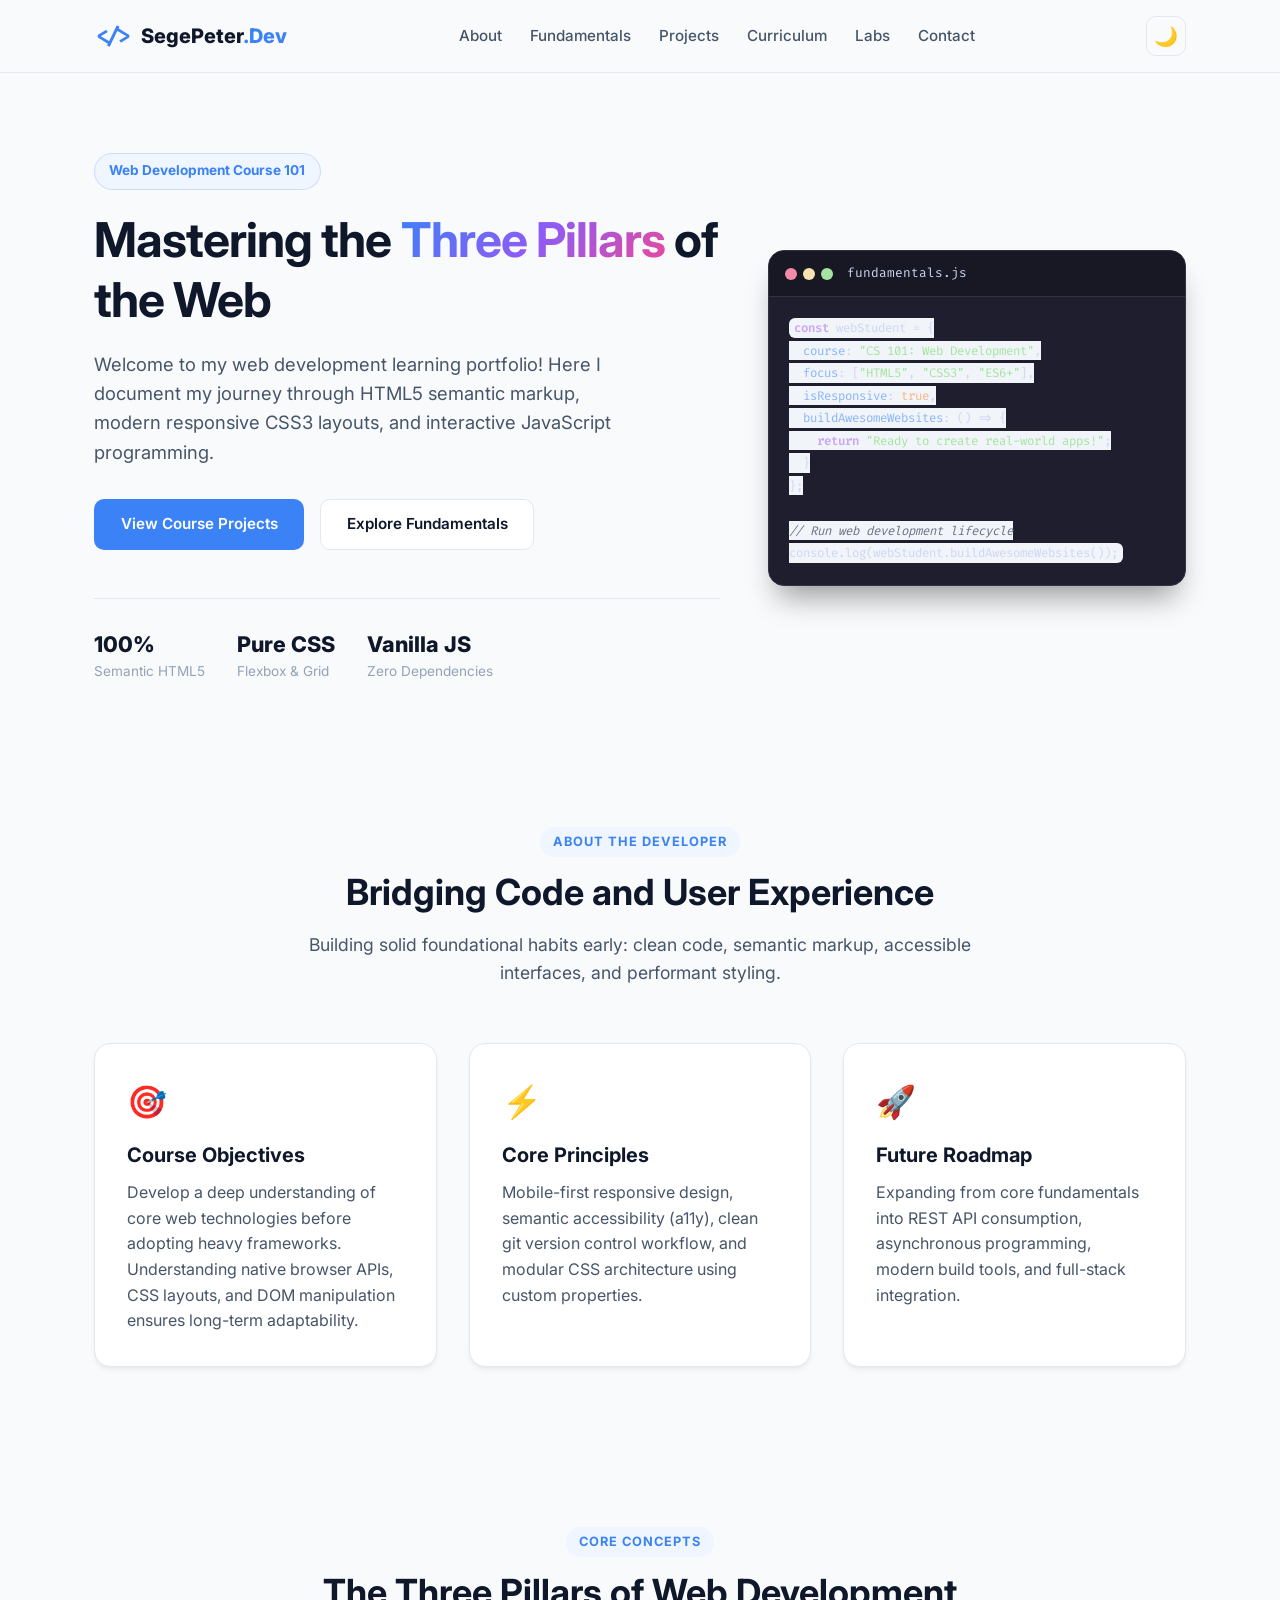
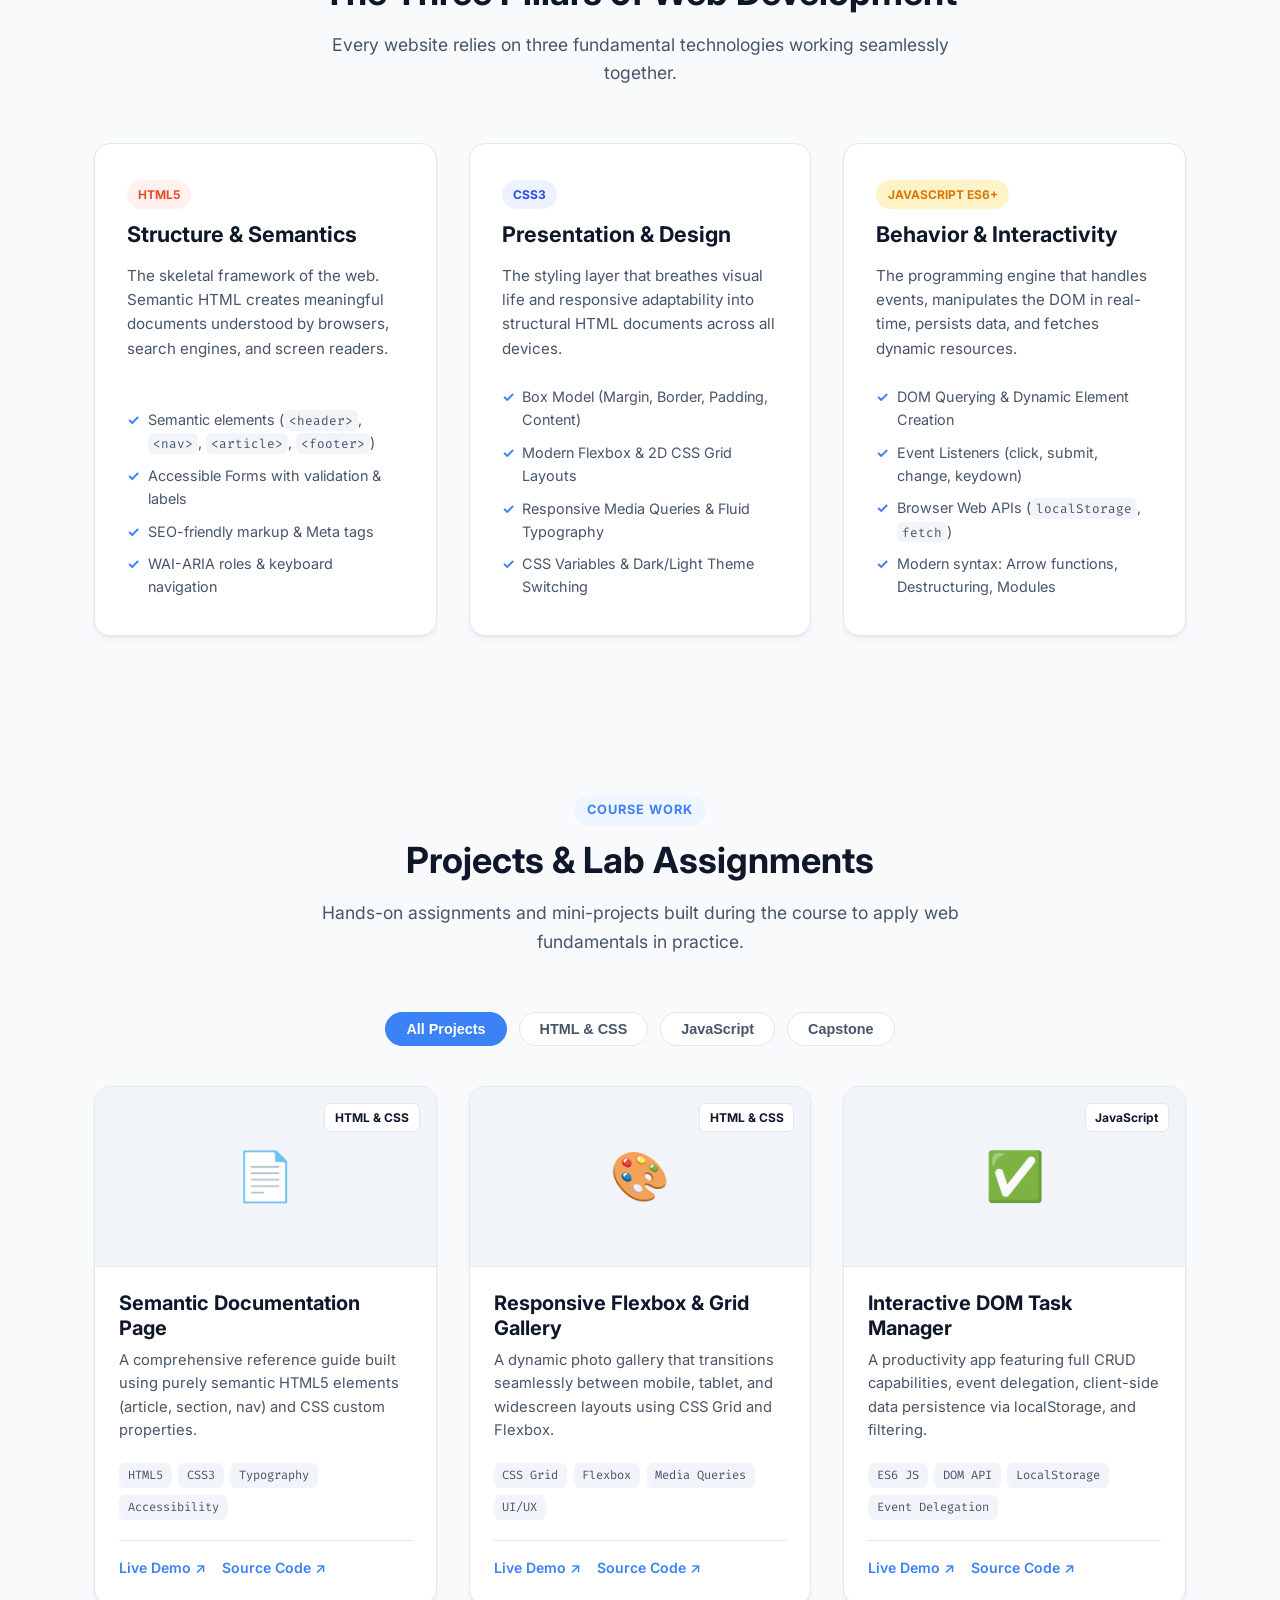
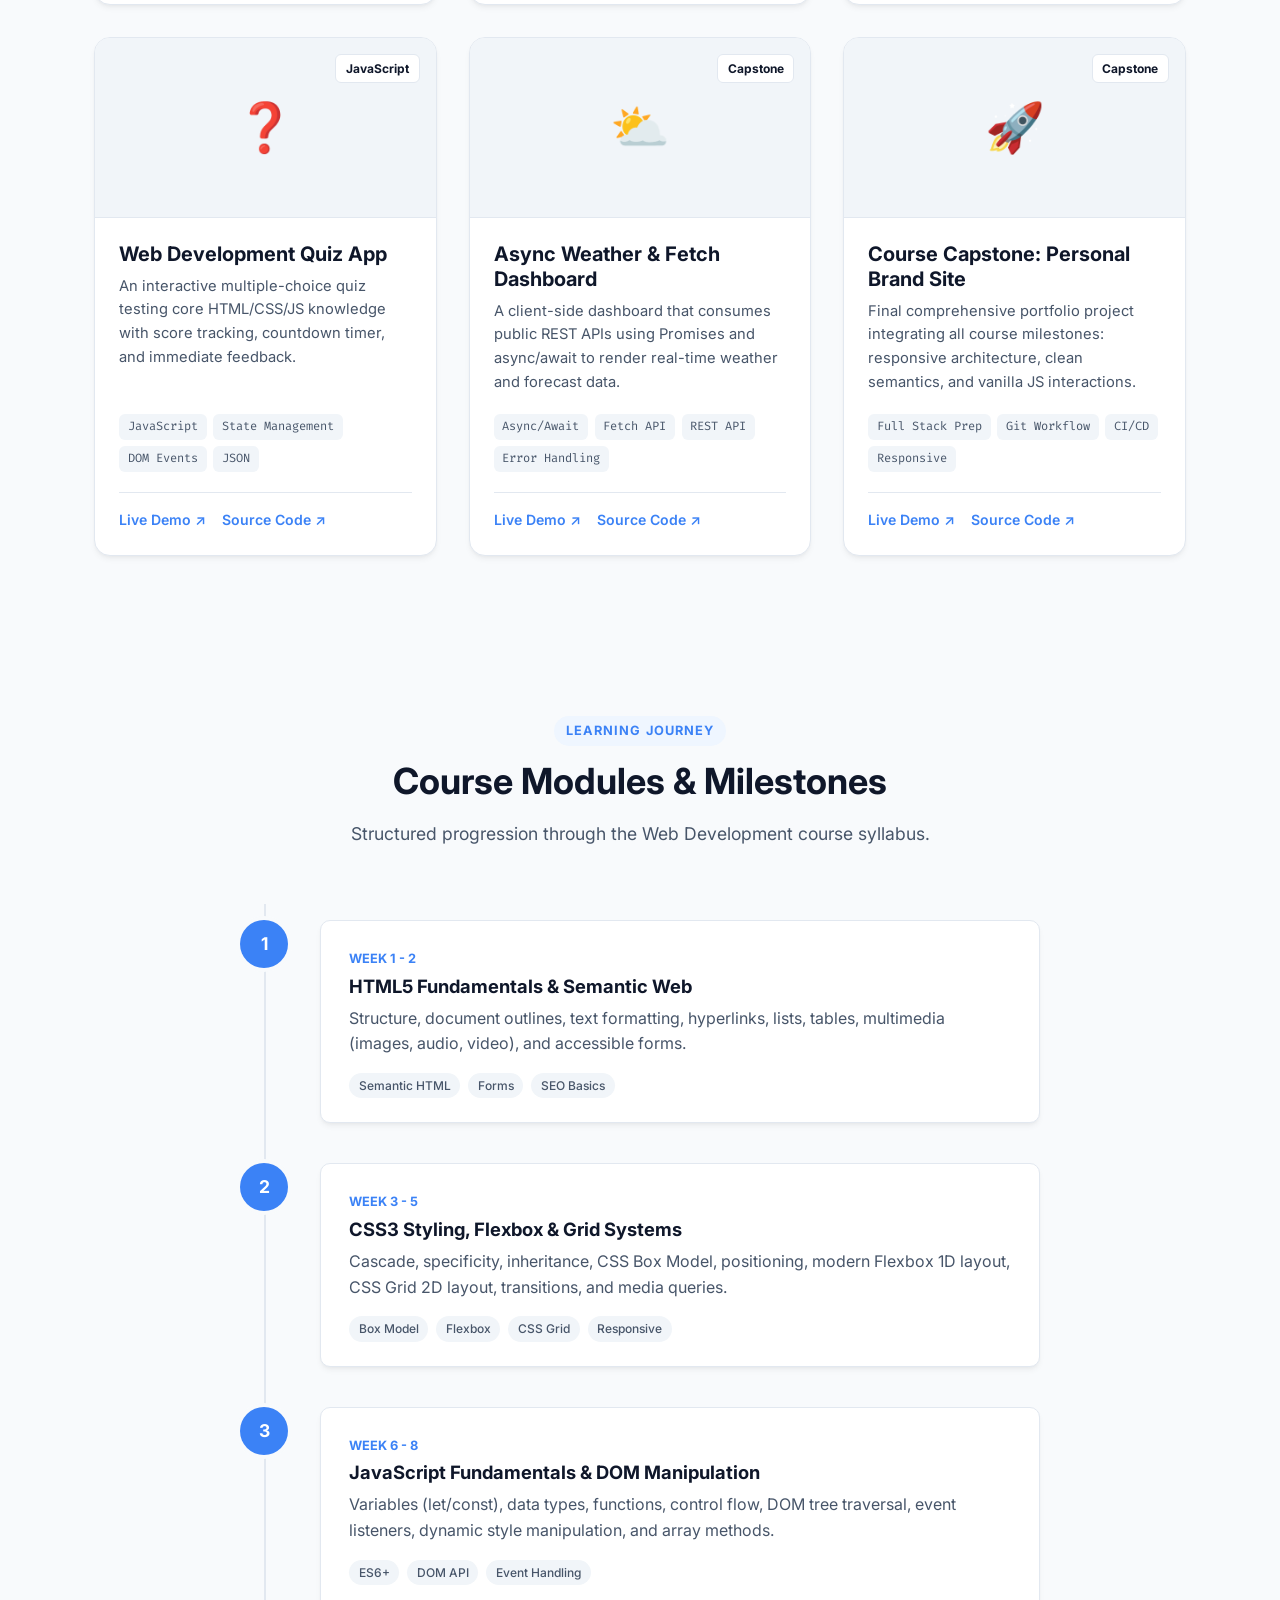
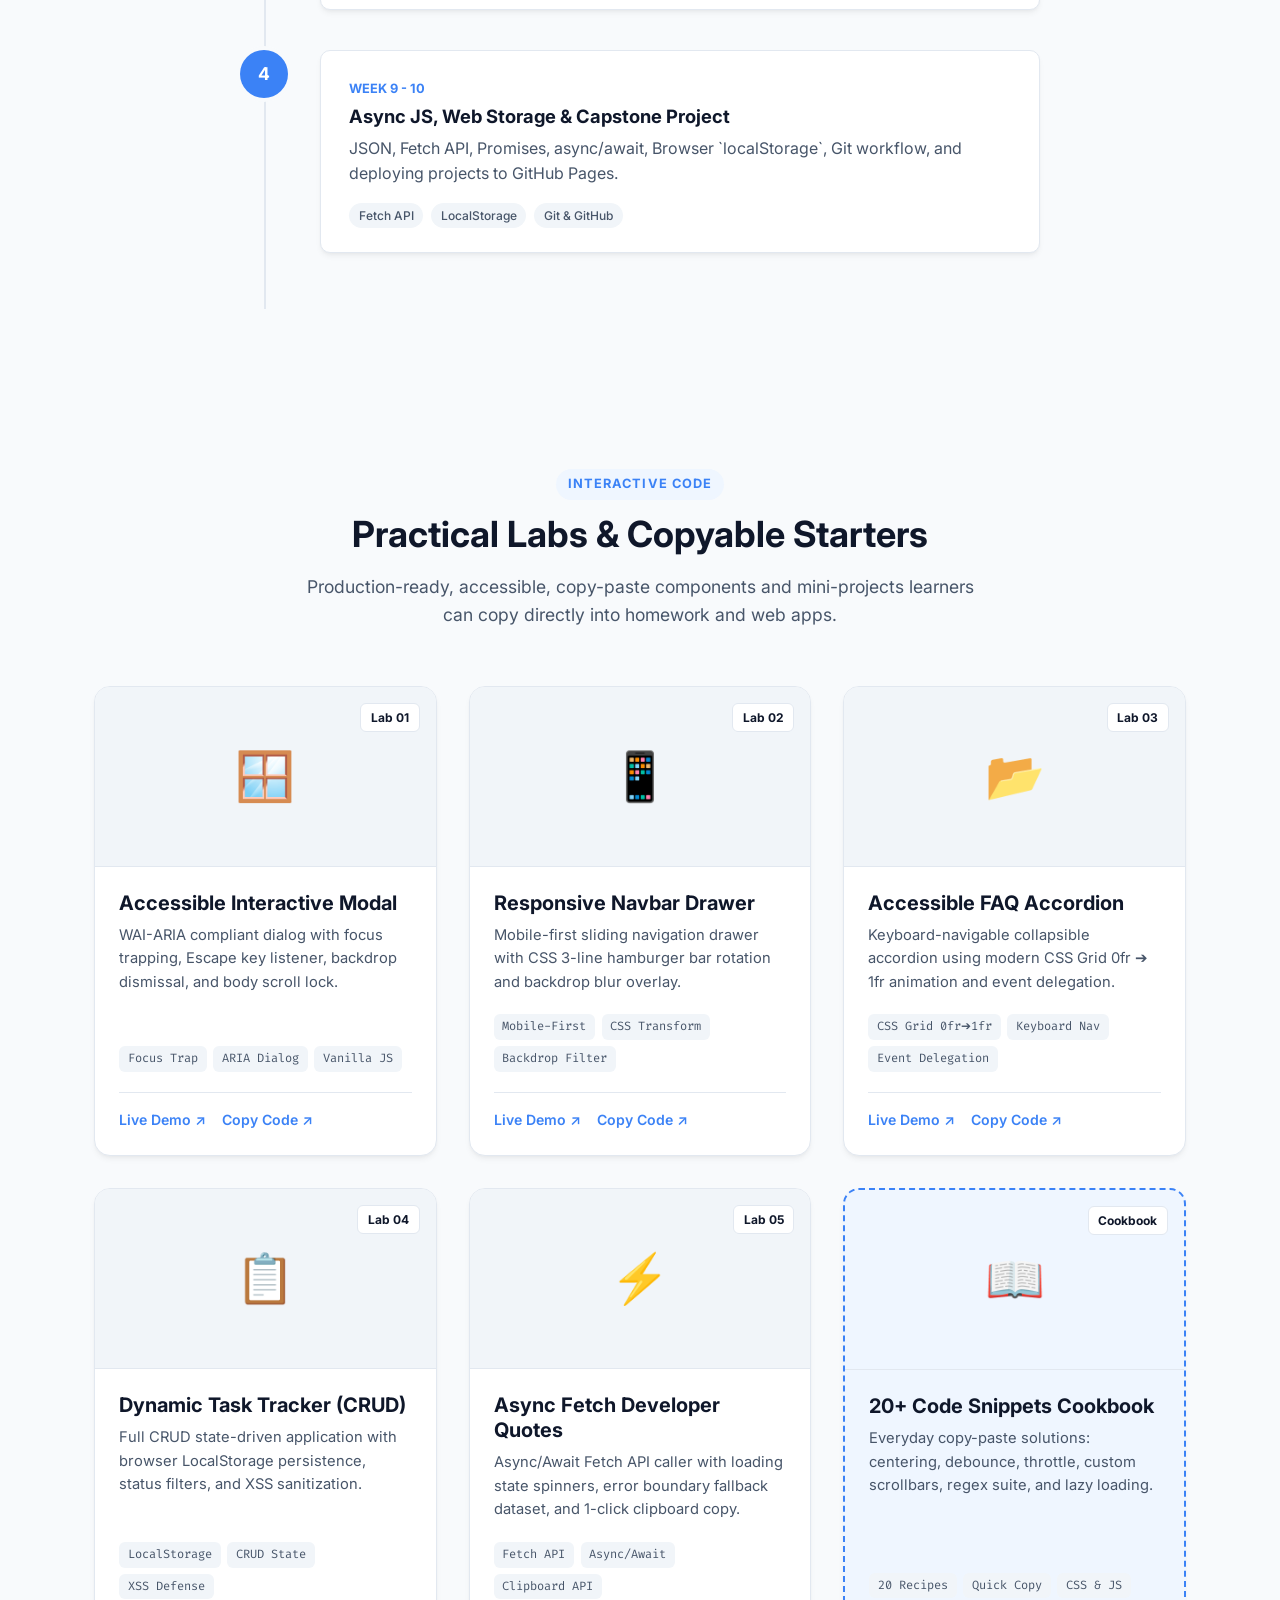
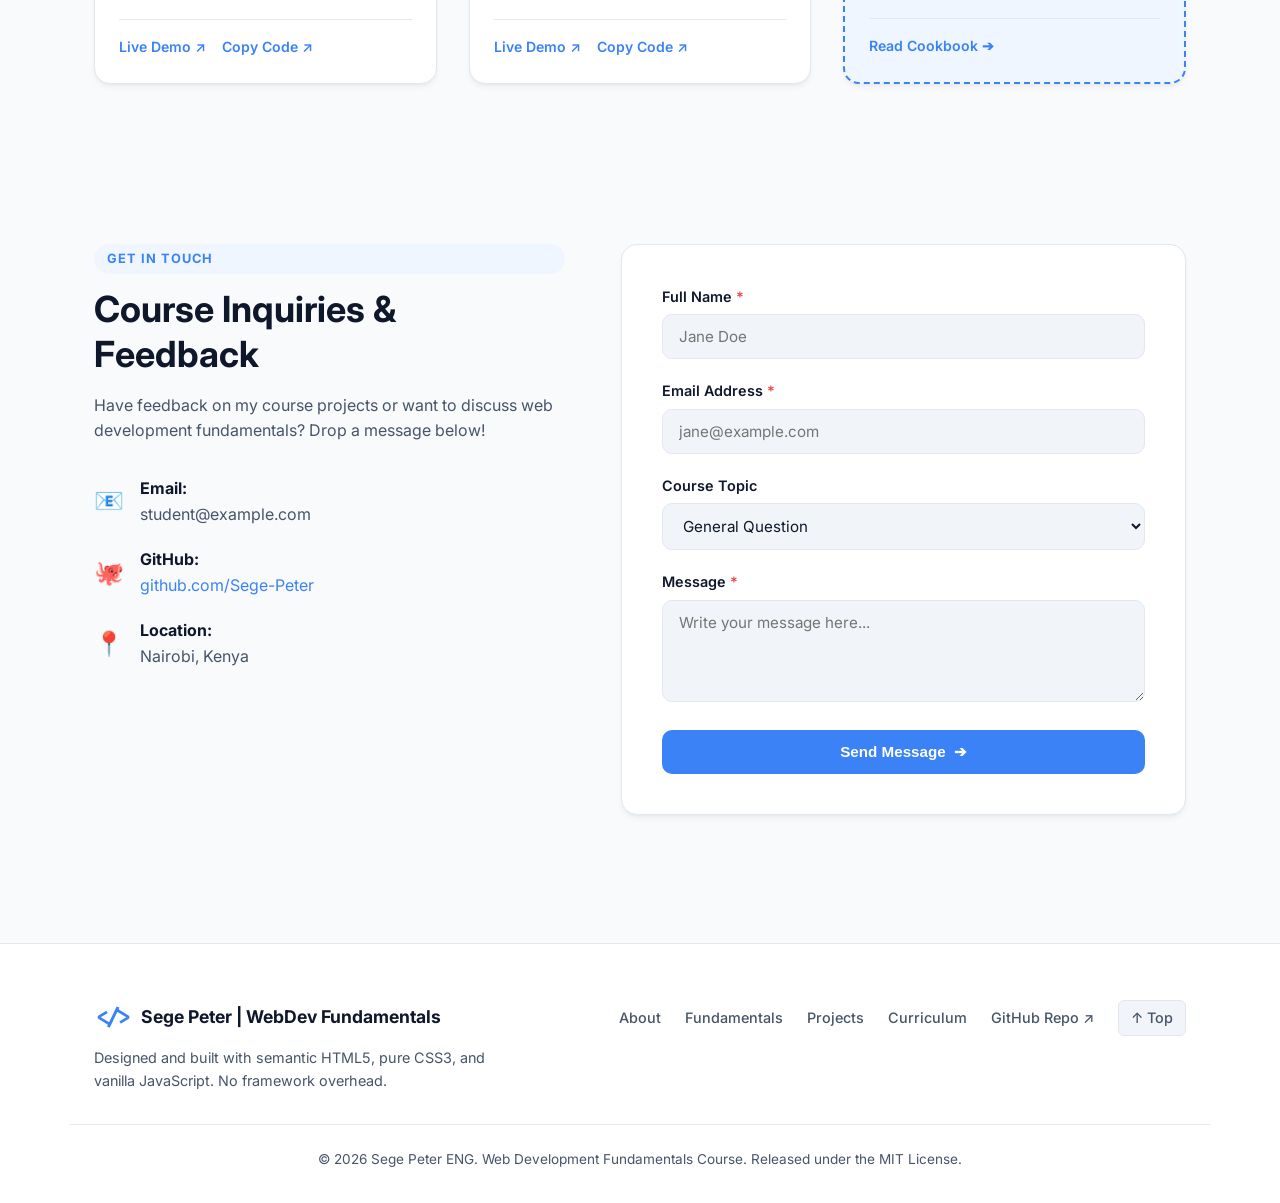
<file: index.html>
<!DOCTYPE html>
<html lang="en" data-theme="light">
<head>
  <meta charset="UTF-8" />
  <meta name="viewport" content="width=device-width, initial-scale=1.0" />
  <meta name="description" content="Personal Portfolio & Web Development Fundamentals Showcase for Web Development Course by Sege Peter." />
  <meta name="author" content="Sege Peter ENG" />
  <title>Sege Peter | Web Development Fundamentals Portfolio</title>

  <!-- Favicon -->
  <link rel="icon" type="image/svg+xml" href="assets/favicon.svg" />

  <!-- Google Fonts for Modern Typography -->
  <link rel="preconnect" href="https://fonts.googleapis.com" />
  <link rel="preconnect" href="https://fonts.gstatic.com" crossorigin />
  <link href="https://fonts.googleapis.com/css2?family=Fira+Code:wght@400;500;600&family=Inter:wght@300;400;500;600;700;800&display=swap" rel="stylesheet" />

  <!-- Stylesheet -->
  <link rel="stylesheet" href="css/style.css" />
</head>
<body>
  <!-- ==================== HEADER & NAVIGATION ==================== -->
  <header class="site-header" id="top">
    <div class="container nav-container">
      <a href="#top" class="logo" aria-label="DevPortfolio Home">
        <span class="logo-symbol">&lt;/&gt;</span>
        <span class="logo-text">SegePeter<span class="accent">.Dev</span></span>
      </a>

      <!-- Desktop & Mobile Navigation Menu -->
      <nav class="nav-menu" id="nav-menu" aria-label="Primary Navigation">
        <ul class="nav-list">
          <li><a href="#about" class="nav-link">About</a></li>
          <li><a href="#fundamentals" class="nav-link">Fundamentals</a></li>
          <li><a href="#projects" class="nav-link">Projects</a></li>
          <li><a href="#curriculum" class="nav-link">Curriculum</a></li>
          <li><a href="#labs" class="nav-link">Labs</a></li>
          <li><a href="#contact" class="nav-link">Contact</a></li>
        </ul>
      </nav>

      <!-- Theme Switcher & Mobile Menu Button -->
      <div class="header-actions">
        <button id="theme-toggle" class="icon-btn" aria-label="Toggle dark/light theme" title="Toggle theme">
          <span class="theme-icon" id="theme-icon">🌙</span>
        </button>
        <button id="nav-toggle" class="hamburger-btn" aria-label="Toggle navigation menu" aria-expanded="false" aria-controls="nav-menu">
          <span class="bar"></span>
          <span class="bar"></span>
          <span class="bar"></span>
        </button>
      </div>
    </div>
  </header>

  <main>
    <!-- ==================== HERO SECTION ==================== -->
    <section class="hero-section" id="hero">
      <div class="container hero-grid">
        <div class="hero-content">
          <div class="badge hero-badge">Web Development Course 101</div>
          <h1 class="hero-title">
            Mastering the <span class="gradient-text">Three Pillars</span> of the Web
          </h1>
          <p class="hero-subtitle">
            Welcome to my web development learning portfolio! Here I document my journey through HTML5 semantic markup, modern responsive CSS3 layouts, and interactive JavaScript programming.
          </p>
          <div class="hero-cta-group">
            <a href="#projects" class="btn btn-primary">View Course Projects</a>
            <a href="#fundamentals" class="btn btn-secondary">Explore Fundamentals</a>
          </div>
          <div class="hero-stats">
            <div class="stat-card">
              <span class="stat-number">100%</span>
              <span class="stat-label">Semantic HTML5</span>
            </div>
            <div class="stat-card">
              <span class="stat-number">Pure CSS</span>
              <span class="stat-label">Flexbox & Grid</span>
            </div>
            <div class="stat-card">
              <span class="stat-number">Vanilla JS</span>
              <span class="stat-label">Zero Dependencies</span>
            </div>
          </div>
        </div>

        <div class="hero-visual">
          <div class="code-window">
            <div class="window-header">
              <span class="dot dot-red"></span>
              <span class="dot dot-yellow"></span>
              <span class="dot dot-green"></span>
              <span class="window-title">fundamentals.js</span>
            </div>
            <pre class="code-block"><code><span class="token-keyword">const</span> webStudent = {
  <span class="token-prop">course</span>: <span class="token-string">"CS 101: Web Development"</span>,
  <span class="token-prop">focus</span>: [<span class="token-string">"HTML5"</span>, <span class="token-string">"CSS3"</span>, <span class="token-string">"ES6+"</span>],
  <span class="token-prop">isResponsive</span>: <span class="token-boolean">true</span>,
  <span class="token-prop">buildAwesomeWebsites</span>: () => {
    <span class="token-keyword">return</span> <span class="token-string">"Ready to create real-world apps!"</span>;
  }
};

<span class="token-comment">// Run web development lifecycle</span>
console.log(webStudent.buildAwesomeWebsites());</code></pre>
          </div>
        </div>
      </div>
    </section>

    <!-- ==================== ABOUT SECTION ==================== -->
    <section class="section about-section" id="about">
      <div class="container">
        <div class="section-header">
          <span class="section-tag">About The Developer</span>
          <h2 class="section-title">Bridging Code and User Experience</h2>
          <p class="section-description">
            Building solid foundational habits early: clean code, semantic markup, accessible interfaces, and performant styling.
          </p>
        </div>

        <div class="about-grid">
          <div class="about-card">
            <div class="card-icon">🎯</div>
            <h3>Course Objectives</h3>
            <p>
              Develop a deep understanding of core web technologies before adopting heavy frameworks. Understanding native browser APIs, CSS layouts, and DOM manipulation ensures long-term adaptability.
            </p>
          </div>
          <div class="about-card">
            <div class="card-icon">⚡</div>
            <h3>Core Principles</h3>
            <p>
              Mobile-first responsive design, semantic accessibility (a11y), clean git version control workflow, and modular CSS architecture using custom properties.
            </p>
          </div>
          <div class="about-card">
            <div class="card-icon">🚀</div>
            <h3>Future Roadmap</h3>
            <p>
              Expanding from core fundamentals into REST API consumption, asynchronous programming, modern build tools, and full-stack integration.
            </p>
          </div>
        </div>
      </div>
    </section>

    <!-- ==================== FUNDAMENTALS SHOWCASE ==================== -->
    <section class="section fundamentals-section" id="fundamentals">
      <div class="container">
        <div class="section-header">
          <span class="section-tag">Core Concepts</span>
          <h2 class="section-title">The Three Pillars of Web Development</h2>
          <p class="section-description">
            Every website relies on three fundamental technologies working seamlessly together.
          </p>
        </div>

        <div class="fundamentals-grid">
          <!-- Pillar 1: HTML5 -->
          <article class="pillar-card html-card">
            <div class="pillar-header">
              <span class="pillar-badge badge-html">HTML5</span>
              <h3 class="pillar-title">Structure & Semantics</h3>
            </div>
            <p class="pillar-desc">
              The skeletal framework of the web. Semantic HTML creates meaningful documents understood by browsers, search engines, and screen readers.
            </p>
            <ul class="pillar-points">
              <li>Semantic elements (<code>&lt;header&gt;</code>, <code>&lt;nav&gt;</code>, <code>&lt;article&gt;</code>, <code>&lt;footer&gt;</code>)</li>
              <li>Accessible Forms with validation & labels</li>
              <li>SEO-friendly markup & Meta tags</li>
              <li>WAI-ARIA roles & keyboard navigation</li>
            </ul>
          </article>

          <!-- Pillar 2: CSS3 -->
          <article class="pillar-card css-card">
            <div class="pillar-header">
              <span class="pillar-badge badge-css">CSS3</span>
              <h3 class="pillar-title">Presentation & Design</h3>
            </div>
            <p class="pillar-desc">
              The styling layer that breathes visual life and responsive adaptability into structural HTML documents across all devices.
            </p>
            <ul class="pillar-points">
              <li>Box Model (Margin, Border, Padding, Content)</li>
              <li>Modern Flexbox & 2D CSS Grid Layouts</li>
              <li>Responsive Media Queries & Fluid Typography</li>
              <li>CSS Variables & Dark/Light Theme Switching</li>
            </ul>
          </article>

          <!-- Pillar 3: JavaScript -->
          <article class="pillar-card js-card">
            <div class="pillar-header">
              <span class="pillar-badge badge-js">JavaScript ES6+</span>
              <h3 class="pillar-title">Behavior & Interactivity</h3>
            </div>
            <p class="pillar-desc">
              The programming engine that handles events, manipulates the DOM in real-time, persists data, and fetches dynamic resources.
            </p>
            <ul class="pillar-points">
              <li>DOM Querying & Dynamic Element Creation</li>
              <li>Event Listeners (click, submit, change, keydown)</li>
              <li>Browser Web APIs (<code>localStorage</code>, <code>fetch</code>)</li>
              <li>Modern syntax: Arrow functions, Destructuring, Modules</li>
            </ul>
          </article>
        </div>
      </div>
    </section>

    <!-- ==================== PROJECTS SHOWCASE ==================== -->
    <section class="section projects-section" id="projects">
      <div class="container">
        <div class="section-header">
          <span class="section-tag">Course Work</span>
          <h2 class="section-title">Projects & Lab Assignments</h2>
          <p class="section-description">
            Hands-on assignments and mini-projects built during the course to apply web fundamentals in practice.
          </p>
        </div>

        <!-- Filter Buttons -->
        <div class="project-filters" role="tablist" aria-label="Filter course projects">
          <button class="filter-btn active" data-filter="all" role="tab" aria-selected="true">All Projects</button>
          <button class="filter-btn" data-filter="html-css" role="tab" aria-selected="false">HTML & CSS</button>
          <button class="filter-btn" data-filter="javascript" role="tab" aria-selected="false">JavaScript</button>
          <button class="filter-btn" data-filter="capstone" role="tab" aria-selected="false">Capstone</button>
        </div>

        <!-- Dynamic Projects Container -->
        <div class="projects-grid" id="projects-grid">
          <!-- Populated dynamically via JS with fallback cards in case JS is disabled -->
          <noscript>
            <article class="project-card">
              <div class="project-content">
                <span class="project-category">HTML & CSS</span>
                <h3 class="project-title">Responsive Landing Page</h3>
                <p class="project-desc">A mobile-first landing page utilizing Flexbox, CSS Grid, and semantic tags.</p>
              </div>
            </article>
          </noscript>
        </div>
      </div>
    </section>

    <!-- ==================== COURSE CURRICULUM & TIMELINE ==================== -->
    <section class="section curriculum-section" id="curriculum">
      <div class="container">
        <div class="section-header">
          <span class="section-tag">Learning Journey</span>
          <h2 class="section-title">Course Modules & Milestones</h2>
          <p class="section-description">
            Structured progression through the Web Development course syllabus.
          </p>
        </div>

        <div class="timeline">
          <!-- Module 1 -->
          <div class="timeline-item">
            <div class="timeline-marker">1</div>
            <div class="timeline-content">
              <span class="timeline-time">Week 1 - 2</span>
              <h3 class="timeline-title">HTML5 Fundamentals & Semantic Web</h3>
              <p>Structure, document outlines, text formatting, hyperlinks, lists, tables, multimedia (images, audio, video), and accessible forms.</p>
              <div class="timeline-tags">
                <span class="tag">Semantic HTML</span>
                <span class="tag">Forms</span>
                <span class="tag">SEO Basics</span>
              </div>
            </div>
          </div>

          <!-- Module 2 -->
          <div class="timeline-item">
            <div class="timeline-marker">2</div>
            <div class="timeline-content">
              <span class="timeline-time">Week 3 - 5</span>
              <h3 class="timeline-title">CSS3 Styling, Flexbox & Grid Systems</h3>
              <p>Cascade, specificity, inheritance, CSS Box Model, positioning, modern Flexbox 1D layout, CSS Grid 2D layout, transitions, and media queries.</p>
              <div class="timeline-tags">
                <span class="tag">Box Model</span>
                <span class="tag">Flexbox</span>
                <span class="tag">CSS Grid</span>
                <span class="tag">Responsive</span>
              </div>
            </div>
          </div>

          <!-- Module 3 -->
          <div class="timeline-item">
            <div class="timeline-marker">3</div>
            <div class="timeline-content">
              <span class="timeline-time">Week 6 - 8</span>
              <h3 class="timeline-title">JavaScript Fundamentals & DOM Manipulation</h3>
              <p>Variables (let/const), data types, functions, control flow, DOM tree traversal, event listeners, dynamic style manipulation, and array methods.</p>
              <div class="timeline-tags">
                <span class="tag">ES6+</span>
                <span class="tag">DOM API</span>
                <span class="tag">Event Handling</span>
              </div>
            </div>
          </div>

          <!-- Module 4 -->
          <div class="timeline-item">
            <div class="timeline-marker">4</div>
            <div class="timeline-content">
              <span class="timeline-time">Week 9 - 10</span>
              <h3 class="timeline-title">Async JS, Web Storage & Capstone Project</h3>
              <p>JSON, Fetch API, Promises, async/await, Browser `localStorage`, Git workflow, and deploying projects to GitHub Pages.</p>
              <div class="timeline-tags">
                <span class="tag">Fetch API</span>
                <span class="tag">LocalStorage</span>
                <span class="tag">Git & GitHub</span>
              </div>
            </div>
          </div>
        </div>
      </div>
    </section>

    <!-- ==================== PRACTICAL LABS & STARTER EXAMPLES ==================== -->
    <section class="section labs-section" id="labs">
      <div class="container">
        <div class="section-header">
          <span class="section-tag">Interactive Code</span>
          <h2 class="section-title">Practical Labs & Copyable Starters</h2>
          <p class="section-description">
            Production-ready, accessible, copy-paste components and mini-projects learners can copy directly into homework and web apps.
          </p>
        </div>

        <div class="projects-grid">
          <!-- Lab 1 -->
          <article class="project-card">
            <div class="project-thumbnail">
              <span class="project-icon" aria-hidden="true">🪟</span>
              <span class="project-category-tag">Lab 01</span>
            </div>
            <div class="project-content">
              <h3 class="project-title">Accessible Interactive Modal</h3>
              <p class="project-desc">WAI-ARIA compliant dialog with focus trapping, Escape key listener, backdrop dismissal, and body scroll lock.</p>
              <div class="project-tech">
                <span class="tech-pill">Focus Trap</span>
                <span class="tech-pill">ARIA Dialog</span>
                <span class="tech-pill">Vanilla JS</span>
              </div>
              <div class="project-links">
                <a href="practical-examples/01-accessible-interactive-modal/index.html" class="project-link" target="_blank" rel="noopener noreferrer">Live Demo ↗</a>
                <a href="https://github.com/Sege-Peter/web-dev-fundamentals-portfolio/tree/main/practical-examples/01-accessible-interactive-modal" class="project-link" target="_blank" rel="noopener noreferrer">Copy Code ↗</a>
              </div>
            </div>
          </article>

          <!-- Lab 2 -->
          <article class="project-card">
            <div class="project-thumbnail">
              <span class="project-icon" aria-hidden="true">📱</span>
              <span class="project-category-tag">Lab 02</span>
            </div>
            <div class="project-content">
              <h3 class="project-title">Responsive Navbar Drawer</h3>
              <p class="project-desc">Mobile-first sliding navigation drawer with CSS 3-line hamburger bar rotation and backdrop blur overlay.</p>
              <div class="project-tech">
                <span class="tech-pill">Mobile-First</span>
                <span class="tech-pill">CSS Transform</span>
                <span class="tech-pill">Backdrop Filter</span>
              </div>
              <div class="project-links">
                <a href="practical-examples/02-responsive-navbar-drawer/index.html" class="project-link" target="_blank" rel="noopener noreferrer">Live Demo ↗</a>
                <a href="https://github.com/Sege-Peter/web-dev-fundamentals-portfolio/tree/main/practical-examples/02-responsive-navbar-drawer" class="project-link" target="_blank" rel="noopener noreferrer">Copy Code ↗</a>
              </div>
            </div>
          </article>

          <!-- Lab 3 -->
          <article class="project-card">
            <div class="project-thumbnail">
              <span class="project-icon" aria-hidden="true">📂</span>
              <span class="project-category-tag">Lab 03</span>
            </div>
            <div class="project-content">
              <h3 class="project-title">Accessible FAQ Accordion</h3>
              <p class="project-desc">Keyboard-navigable collapsible accordion using modern CSS Grid 0fr ➔ 1fr animation and event delegation.</p>
              <div class="project-tech">
                <span class="tech-pill">CSS Grid 0fr➔1fr</span>
                <span class="tech-pill">Keyboard Nav</span>
                <span class="tech-pill">Event Delegation</span>
              </div>
              <div class="project-links">
                <a href="practical-examples/03-faq-accordion-component/index.html" class="project-link" target="_blank" rel="noopener noreferrer">Live Demo ↗</a>
                <a href="https://github.com/Sege-Peter/web-dev-fundamentals-portfolio/tree/main/practical-examples/03-faq-accordion-component" class="project-link" target="_blank" rel="noopener noreferrer">Copy Code ↗</a>
              </div>
            </div>
          </article>

          <!-- Lab 4 -->
          <article class="project-card">
            <div class="project-thumbnail">
              <span class="project-icon" aria-hidden="true">📋</span>
              <span class="project-category-tag">Lab 04</span>
            </div>
            <div class="project-content">
              <h3 class="project-title">Dynamic Task Tracker (CRUD)</h3>
              <p class="project-desc">Full CRUD state-driven application with browser LocalStorage persistence, status filters, and XSS sanitization.</p>
              <div class="project-tech">
                <span class="tech-pill">LocalStorage</span>
                <span class="tech-pill">CRUD State</span>
                <span class="tech-pill">XSS Defense</span>
              </div>
              <div class="project-links">
                <a href="practical-examples/04-dynamic-todo-localstorage/index.html" class="project-link" target="_blank" rel="noopener noreferrer">Live Demo ↗</a>
                <a href="https://github.com/Sege-Peter/web-dev-fundamentals-portfolio/tree/main/practical-examples/04-dynamic-todo-localstorage" class="project-link" target="_blank" rel="noopener noreferrer">Copy Code ↗</a>
              </div>
            </div>
          </article>

          <!-- Lab 5 -->
          <article class="project-card">
            <div class="project-thumbnail">
              <span class="project-icon" aria-hidden="true">⚡</span>
              <span class="project-category-tag">Lab 05</span>
            </div>
            <div class="project-content">
              <h3 class="project-title">Async Fetch Developer Quotes</h3>
              <p class="project-desc">Async/Await Fetch API caller with loading state spinners, error boundary fallback dataset, and 1-click clipboard copy.</p>
              <div class="project-tech">
                <span class="tech-pill">Fetch API</span>
                <span class="tech-pill">Async/Await</span>
                <span class="tech-pill">Clipboard API</span>
              </div>
              <div class="project-links">
                <a href="practical-examples/05-async-fetch-quote-generator/index.html" class="project-link" target="_blank" rel="noopener noreferrer">Live Demo ↗</a>
                <a href="https://github.com/Sege-Peter/web-dev-fundamentals-portfolio/tree/main/practical-examples/05-async-fetch-quote-generator" class="project-link" target="_blank" rel="noopener noreferrer">Copy Code ↗</a>
              </div>
            </div>
          </article>

          <!-- Cookbook Card -->
          <article class="project-card" style="border: 2px dashed var(--primary); background: var(--primary-light);">
            <div class="project-thumbnail" style="background: transparent;">
              <span class="project-icon" aria-hidden="true">📖</span>
              <span class="project-category-tag">Cookbook</span>
            </div>
            <div class="project-content">
              <h3 class="project-title">20+ Code Snippets Cookbook</h3>
              <p class="project-desc">Everyday copy-paste solutions: centering, debounce, throttle, custom scrollbars, regex suite, and lazy loading.</p>
              <div class="project-tech">
                <span class="tech-pill">20 Recipes</span>
                <span class="tech-pill">Quick Copy</span>
                <span class="tech-pill">CSS & JS</span>
              </div>
              <div class="project-links">
                <a href="https://github.com/Sege-Peter/web-dev-fundamentals-portfolio/blob/main/course/web-development-fundamentals/06-practical-code-cookbook.md" class="project-link" target="_blank" rel="noopener noreferrer">Read Cookbook ➔</a>
              </div>
            </div>
          </article>
        </div>
      </div>
    </section>

    <!-- ==================== CONTACT / FEEDBACK FORM ==================== -->
    <section class="section contact-section" id="contact">
      <div class="container contact-container">
        <div class="contact-info">
          <span class="section-tag">Get In Touch</span>
          <h2 class="section-title">Course Inquiries & Feedback</h2>
          <p>
            Have feedback on my course projects or want to discuss web development fundamentals? Drop a message below!
          </p>
          <div class="contact-methods">
            <div class="contact-item">
              <span class="contact-icon">📧</span>
              <div>
                <strong>Email:</strong>
                <p>student@example.com</p>
              </div>
            </div>
            <div class="contact-item">
              <span class="contact-icon">🐙</span>
              <div>
                <strong>GitHub:</strong>
                <p><a href="https://github.com/Sege-Peter" target="_blank" rel="noopener noreferrer">github.com/Sege-Peter</a></p>
              </div>
            </div>
            <div class="contact-item">
              <span class="contact-icon">📍</span>
              <div>
                <strong>Location:</strong>
                <p>Nairobi, Kenya</p>
              </div>
            </div>
          </div>
        </div>

        <div class="contact-form-wrapper">
          <form id="contact-form" class="contact-form" novalidate>
            <div class="form-group">
              <label for="name">Full Name <span class="required">*</span></label>
              <input type="text" id="name" name="name" placeholder="Jane Doe" required />
              <span class="error-msg" id="name-error">Please enter your name.</span>
            </div>

            <div class="form-group">
              <label for="email">Email Address <span class="required">*</span></label>
              <input type="email" id="email" name="email" placeholder="jane@example.com" required />
              <span class="error-msg" id="email-error">Please enter a valid email address.</span>
            </div>

            <div class="form-group">
              <label for="subject">Course Topic</label>
              <select id="subject" name="subject">
                <option value="general">General Question</option>
                <option value="html">HTML5 Semantic Structure</option>
                <option value="css">CSS3 Layouts / Flexbox / Grid</option>
                <option value="js">JavaScript / DOM Interactivity</option>
                <option value="project-review">Assignment Review</option>
              </select>
            </div>

            <div class="form-group">
              <label for="message">Message <span class="required">*</span></label>
              <textarea id="message" name="message" rows="4" placeholder="Write your message here..." required></textarea>
              <span class="error-msg" id="message-error">Please provide a message (minimum 10 characters).</span>
            </div>

            <button type="submit" class="btn btn-primary submit-btn">
              <span>Send Message</span>
              <span class="btn-icon">➔</span>
            </button>

            <!-- Live Form Feedback Banner -->
            <div id="form-alert" class="form-alert hidden" role="alert"></div>
          </form>
        </div>
      </div>
    </section>
  </main>

  <!-- ==================== FOOTER ==================== -->
  <footer class="site-footer">
    <div class="container footer-content">
      <div class="footer-left">
        <a href="#top" class="footer-logo">
          <span class="logo-symbol">&lt;/&gt;</span>
          <span>Sege Peter | WebDev Fundamentals</span>
        </a>
        <p class="footer-copy">
          Designed and built with semantic HTML5, pure CSS3, and vanilla JavaScript. No framework overhead.
        </p>
      </div>
      <div class="footer-links">
        <a href="#about">About</a>
        <a href="#fundamentals">Fundamentals</a>
        <a href="#projects">Projects</a>
        <a href="#curriculum">Curriculum</a>
        <a href="https://github.com/Sege-Peter/web-dev-fundamentals-portfolio" target="_blank" rel="noopener noreferrer">GitHub Repo ↗</a>
        <a href="#top" class="back-to-top" aria-label="Back to top">↑ Top</a>
      </div>
    </div>
    <div class="container footer-bottom">
      <p>&copy; 2026 Sege Peter ENG. Web Development Fundamentals Course. Released under the MIT License.</p>
    </div>
  </footer>

  <!-- Scripts -->
  <script src="js/app.js"></script>
</body>
</html>
</file>
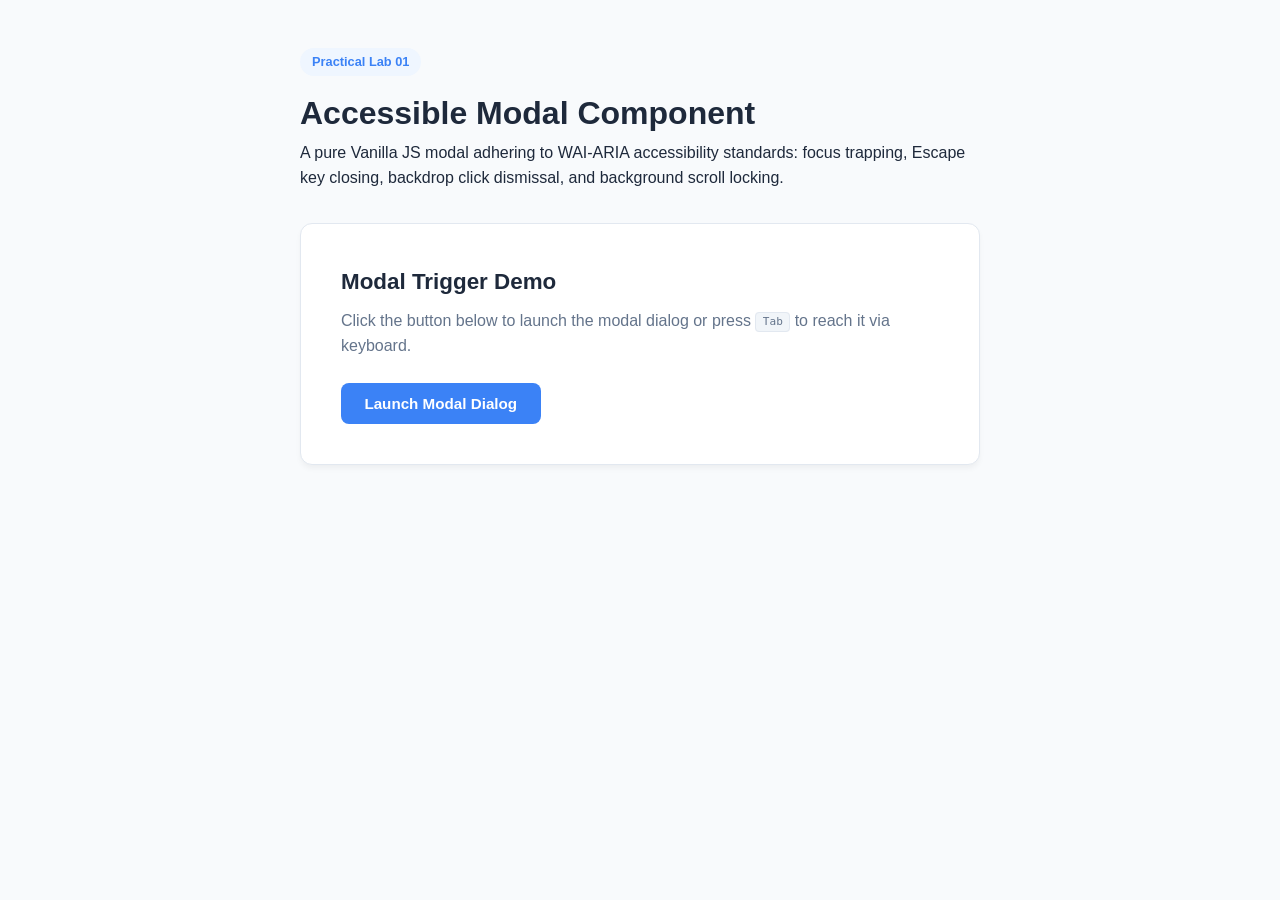
<file: practical-examples/01-accessible-interactive-modal/index.html>
<!DOCTYPE html>
<html lang="en">
<head>
  <meta charset="UTF-8" />
  <meta name="viewport" content="width=device-width, initial-scale=1.0" />
  <title>Practical Example 01: Accessible Modal Window</title>
  <link rel="stylesheet" href="style.css" />
</head>
<body>
  <div class="container">
    <header class="page-header">
      <span class="badge">Practical Lab 01</span>
      <h1>Accessible Modal Component</h1>
      <p>A pure Vanilla JS modal adhering to WAI-ARIA accessibility standards: focus trapping, Escape key closing, backdrop click dismissal, and background scroll locking.</p>
    </header>

    <main class="content-box">
      <h2>Modal Trigger Demo</h2>
      <p>Click the button below to launch the modal dialog or press <kbd>Tab</kbd> to reach it via keyboard.</p>
      <button type="button" class="btn btn-primary" id="open-modal-btn" aria-haspopup="dialog">
        Launch Modal Dialog
      </button>
    </main>

    <!-- Modal Backdrop & Dialog -->
    <div class="modal-overlay" id="modal-overlay" aria-hidden="true" role="dialog" aria-modal="true" aria-labelledby="modal-title" aria-describedby="modal-desc">
      <div class="modal-dialog">
        <header class="modal-header">
          <h2 id="modal-title" class="modal-title">Web Development Course Milestone</h2>
          <button type="button" class="modal-close-btn" id="close-modal-btn" aria-label="Close modal dialog">
            &times;
          </button>
        </header>
        
        <div class="modal-body">
          <p id="modal-desc">
            Congratulations! You've successfully implemented a production-ready, accessible modal component using vanilla JavaScript.
          </p>
          <div class="code-preview">
            <p><strong>Key Accessible Features Included:</strong></p>
            <ul>
              <li><code>aria-modal="true"</code> informs assistive devices.</li>
              <li>Focus is automatically placed on the close button or first interactive element.</li>
              <li>Pressing <kbd>Esc</kbd> dismisses the modal.</li>
              <li>Focus is returned to the trigger button when closed.</li>
            </ul>
          </div>
        </div>

        <footer class="modal-footer">
          <button type="button" class="btn btn-secondary" id="cancel-modal-btn">Cancel</button>
          <button type="button" class="btn btn-primary" id="confirm-modal-btn">Understood!</button>
        </footer>
      </div>
    </div>
  </div>

  <script src="script.js"></script>
</body>
</html>
</file>
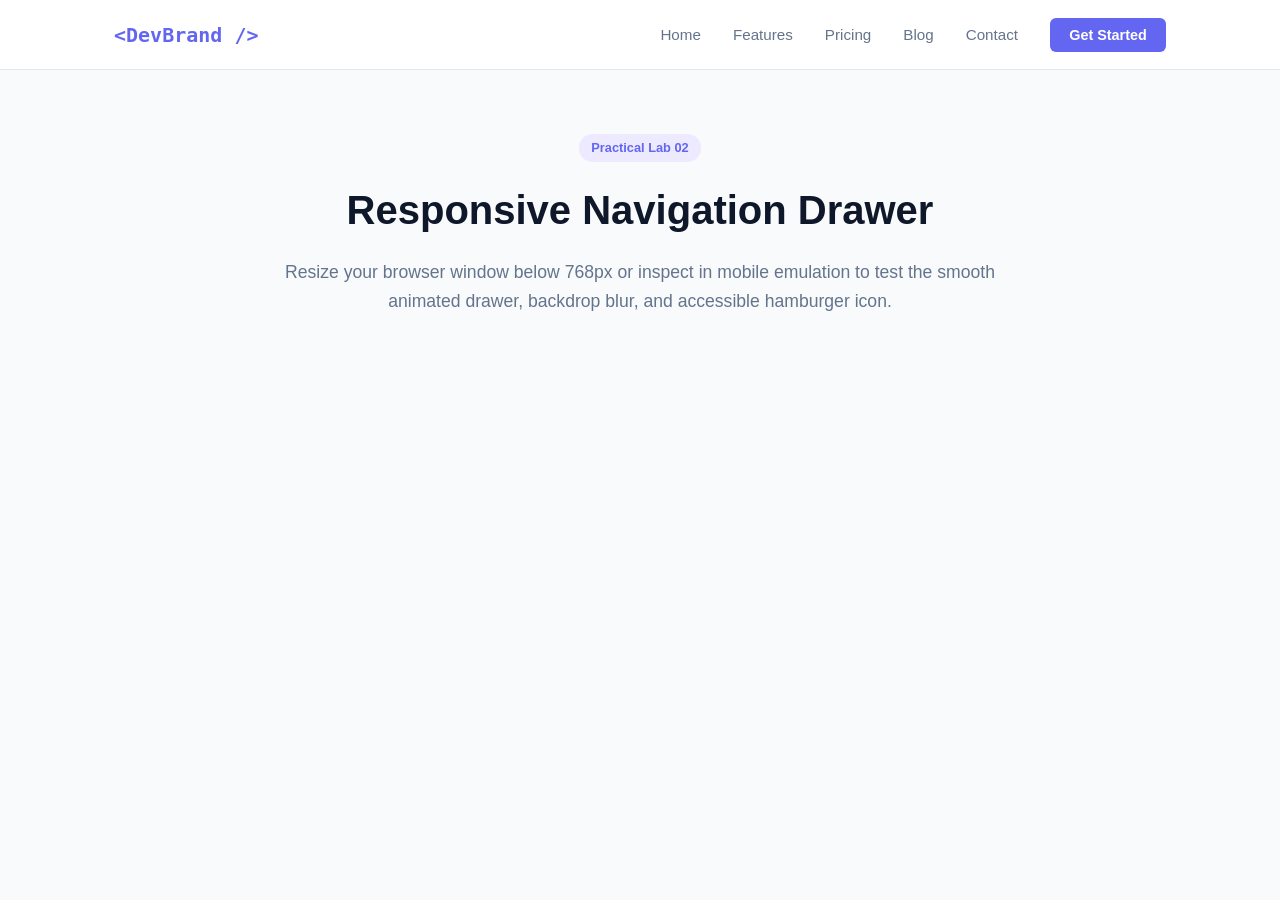
<file: practical-examples/02-responsive-navbar-drawer/index.html>
<!DOCTYPE html>
<html lang="en">
<head>
  <meta charset="UTF-8" />
  <meta name="viewport" content="width=device-width, initial-scale=1.0" />
  <title>Practical Example 02: Responsive Navbar Drawer</title>
  <link rel="stylesheet" href="style.css" />
</head>
<body>
  <!-- Header / Navigation -->
  <header class="navbar">
    <div class="nav-container">
      <a href="#" class="nav-logo">&lt;DevBrand /&gt;</a>

      <!-- Navigation Links -->
      <nav class="nav-menu" id="nav-menu" aria-label="Main menu">
        <ul class="nav-list">
          <li class="nav-item"><a href="#home" class="nav-link">Home</a></li>
          <li class="nav-item"><a href="#features" class="nav-link">Features</a></li>
          <li class="nav-item"><a href="#pricing" class="nav-link">Pricing</a></li>
          <li class="nav-item"><a href="#blog" class="nav-link">Blog</a></li>
          <li class="nav-item"><a href="#contact" class="nav-link">Contact</a></li>
          <li class="nav-item nav-item-cta"><a href="#signup" class="btn btn-nav">Get Started</a></li>
        </ul>
      </nav>

      <!-- Hamburger Button (Mobile Only) -->
      <button 
        class="hamburger" 
        id="hamburger" 
        aria-label="Toggle navigation drawer" 
        aria-expanded="false" 
        aria-controls="nav-menu"
      >
        <span class="hamburger-line"></span>
        <span class="hamburger-line"></span>
        <span class="hamburger-line"></span>
      </button>
    </div>
  </header>

  <!-- Mobile Drawer Backdrop Overlay -->
  <div class="drawer-overlay" id="drawer-overlay"></div>

  <!-- Demo Content -->
  <main class="page-content">
    <div class="hero">
      <span class="badge">Practical Lab 02</span>
      <h1>Responsive Navigation Drawer</h1>
      <p>Resize your browser window below 768px or inspect in mobile emulation to test the smooth animated drawer, backdrop blur, and accessible hamburger icon.</p>
    </div>
  </main>

  <script src="script.js"></script>
</body>
</html>
</file>
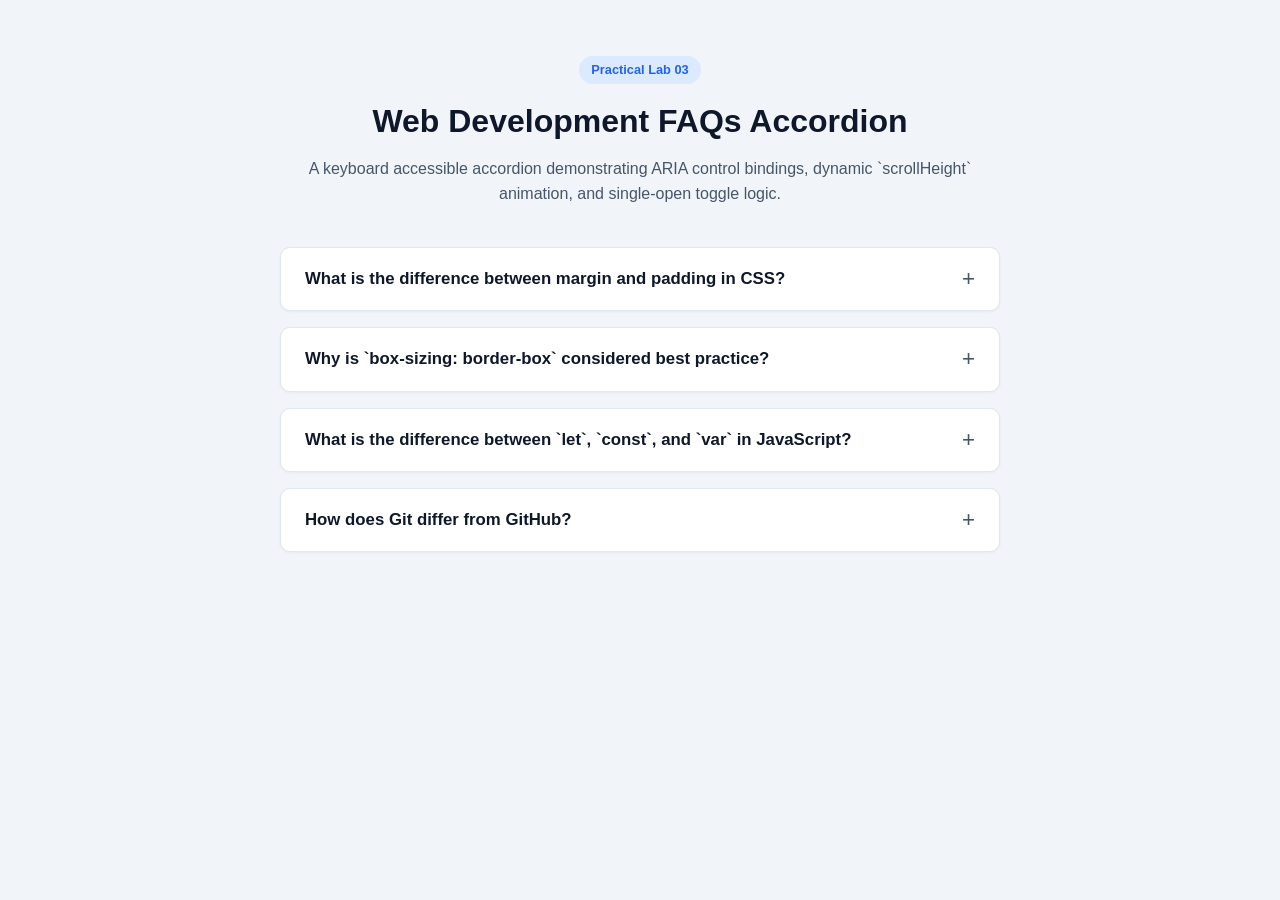
<file: practical-examples/03-faq-accordion-component/index.html>
<!DOCTYPE html>
<html lang="en">
<head>
  <meta charset="UTF-8" />
  <meta name="viewport" content="width=device-width, initial-scale=1.0" />
  <title>Practical Example 03: Accessible FAQ Accordion</title>
  <link rel="stylesheet" href="style.css" />
</head>
<body>
  <div class="container">
    <header class="header">
      <span class="badge">Practical Lab 03</span>
      <h1>Web Development FAQs Accordion</h1>
      <p>A keyboard accessible accordion demonstrating ARIA control bindings, dynamic `scrollHeight` animation, and single-open toggle logic.</p>
    </header>

    <div class="accordion" id="faq-accordion">
      <!-- Item 1 -->
      <div class="accordion-item">
        <button class="accordion-trigger" id="faq1-btn" aria-expanded="false" aria-controls="faq1-content">
          <span class="accordion-title">What is the difference between margin and padding in CSS?</span>
          <span class="accordion-icon" aria-hidden="true">+</span>
        </button>
        <div class="accordion-content" id="faq1-content" role="region" aria-labelledby="faq1-btn">
          <div class="accordion-body">
            <strong>Margin</strong> creates space <em>outside</em> an element's border, pushing neighboring elements away. <strong>Padding</strong> creates space <em>inside</em> an element's border, between the border and the inner content.
          </div>
        </div>
      </div>

      <!-- Item 2 -->
      <div class="accordion-item">
        <button class="accordion-trigger" id="faq2-btn" aria-expanded="false" aria-controls="faq2-content">
          <span class="accordion-title">Why is `box-sizing: border-box` considered best practice?</span>
          <span class="accordion-icon" aria-hidden="true">+</span>
        </button>
        <div class="accordion-content" id="faq2-content" role="region" aria-labelledby="faq2-btn">
          <div class="accordion-body">
            In standard `content-box`, adding padding or border expands the total rendered size beyond the specified `width`. With `border-box`, padding and borders are absorbed into the declared width, making responsive grid calculations predictable.
          </div>
        </div>
      </div>

      <!-- Item 3 -->
      <div class="accordion-item">
        <button class="accordion-trigger" id="faq3-btn" aria-expanded="false" aria-controls="faq3-content">
          <span class="accordion-title">What is the difference between `let`, `const`, and `var` in JavaScript?</span>
          <span class="accordion-icon" aria-hidden="true">+</span>
        </button>
        <div class="accordion-content" id="faq3-content" role="region" aria-labelledby="faq3-btn">
          <div class="accordion-body">
            `var` is function-scoped and hoisted. `let` and `const` are block-scoped. `const` prevents reassignment of the variable identifier, making code less prone to accidental side-effects. Always default to `const`, and use `let` only when reassigning.
          </div>
        </div>
      </div>

      <!-- Item 4 -->
      <div class="accordion-item">
        <button class="accordion-trigger" id="faq4-btn" aria-expanded="false" aria-controls="faq4-content">
          <span class="accordion-title">How does Git differ from GitHub?</span>
          <span class="accordion-icon" aria-hidden="true">+</span>
        </button>
        <div class="accordion-content" id="faq4-content" role="region" aria-labelledby="faq4-btn">
          <div class="accordion-body">
            <strong>Git</strong> is an open-source, local version control command-line tool installed on your computer. <strong>GitHub</strong> is a cloud hosting platform for Git repositories with collaborative features like pull requests, issue tracking, and automated CI/CD workflows.
          </div>
        </div>
      </div>
    </div>
  </div>

  <script src="script.js"></script>
</body>
</html>
</file>
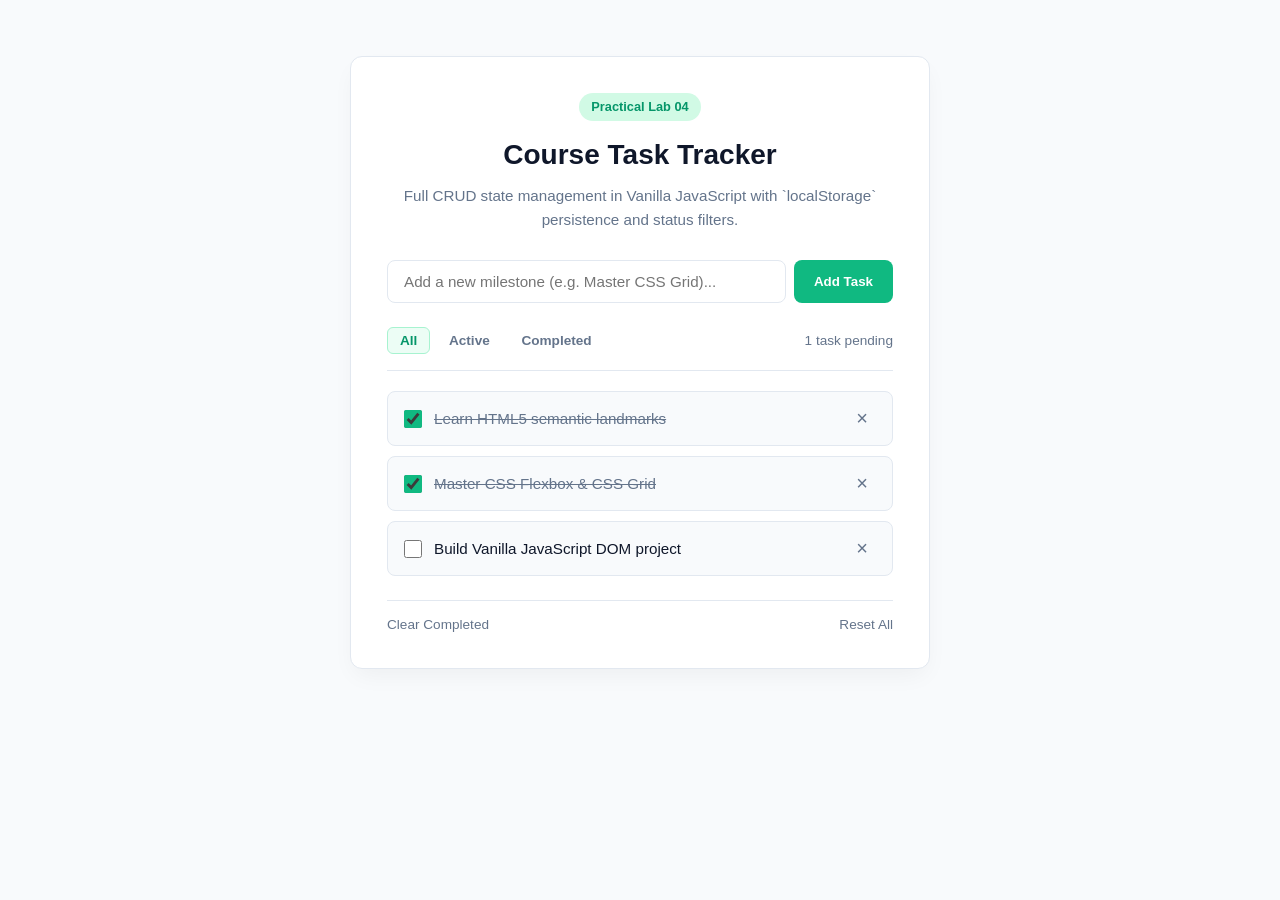
<file: practical-examples/04-dynamic-todo-localstorage/index.html>
<!DOCTYPE html>
<html lang="en">
<head>
  <meta charset="UTF-8" />
  <meta name="viewport" content="width=device-width, initial-scale=1.0" />
  <title>Practical Example 04: Todo App with LocalStorage</title>
  <link rel="stylesheet" href="style.css" />
</head>
<body>
  <div class="todo-app">
    <header class="app-header">
      <span class="badge">Practical Lab 04</span>
      <h1>Course Task Tracker</h1>
      <p>Full CRUD state management in Vanilla JavaScript with `localStorage` persistence and status filters.</p>
    </header>

    <!-- Task Input Form -->
    <form id="todo-form" class="todo-form">
      <input 
        type="text" 
        id="todo-input" 
        placeholder="Add a new milestone (e.g. Master CSS Grid)..." 
        autocomplete="off" 
        required 
      />
      <button type="submit" class="btn btn-add">Add Task</button>
    </form>

    <!-- Controls & Filters -->
    <div class="todo-controls">
      <div class="filter-group">
        <button class="filter-btn active" data-filter="all">All</button>
        <button class="filter-btn" data-filter="active">Active</button>
        <button class="filter-btn" data-filter="completed">Completed</button>
      </div>
      <span id="items-left" class="items-left">0 tasks pending</span>
    </div>

    <!-- Task Items List -->
    <ul id="todo-list" class="todo-list" aria-live="polite"></ul>

    <footer class="app-footer">
      <button id="clear-completed-btn" class="btn-text">Clear Completed</button>
      <button id="clear-all-btn" class="btn-text text-danger">Reset All</button>
    </footer>
  </div>

  <script src="script.js"></script>
</body>
</html>
</file>
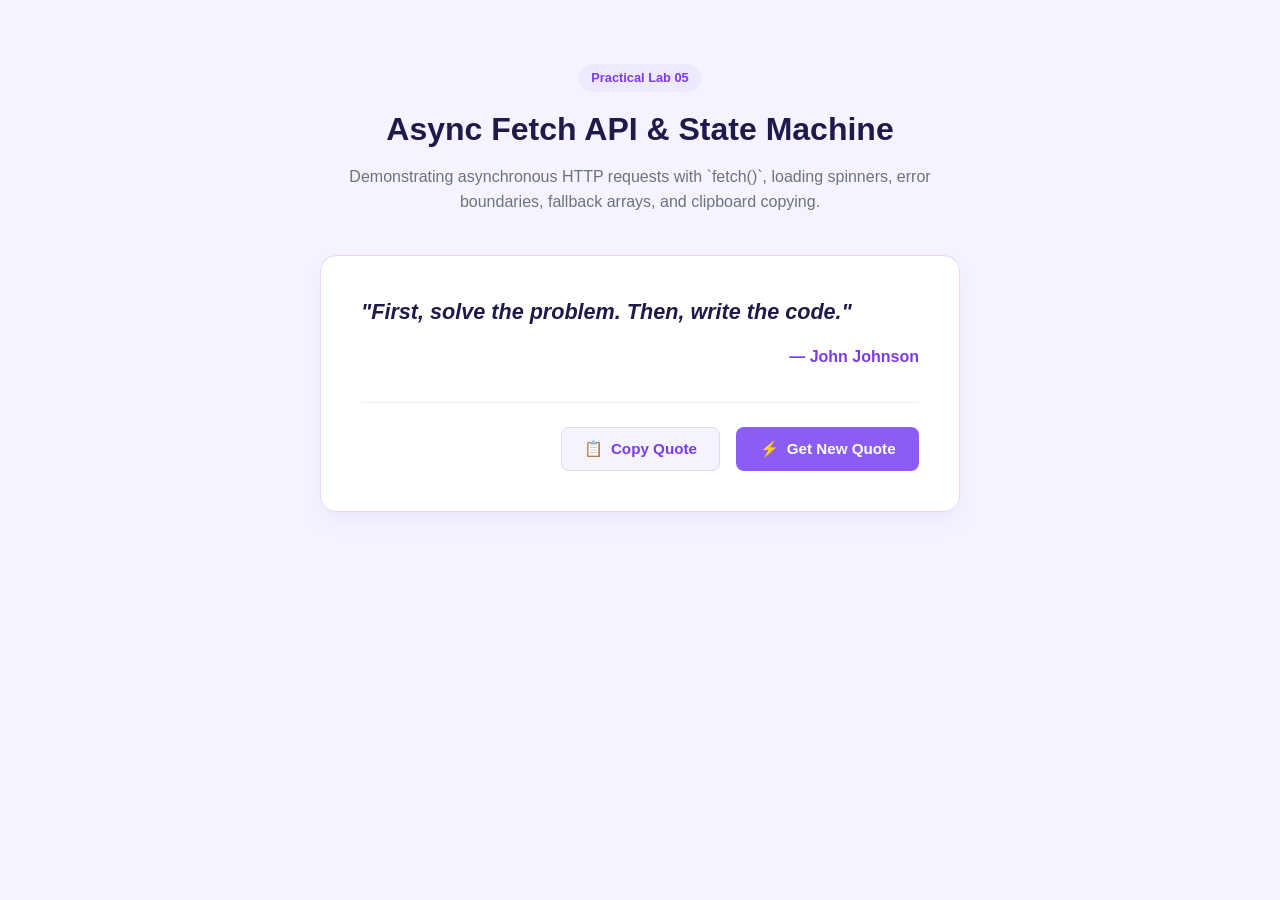
<file: practical-examples/05-async-fetch-quote-generator/index.html>
<!DOCTYPE html>
<html lang="en">
<head>
  <meta charset="UTF-8" />
  <meta name="viewport" content="width=device-width, initial-scale=1.0" />
  <title>Practical Example 05: Async Fetch Developer Quotes</title>
  <link rel="stylesheet" href="style.css" />
</head>
<body>
  <div class="container">
    <header class="header">
      <span class="badge">Practical Lab 05</span>
      <h1>Async Fetch API & State Machine</h1>
      <p>Demonstrating asynchronous HTTP requests with `fetch()`, loading spinners, error boundaries, fallback arrays, and clipboard copying.</p>
    </header>

    <div class="quote-card" id="quote-card">
      <div class="card-status" id="card-status" aria-live="polite"></div>

      <blockquote class="quote-body">
        <p id="quote-text" class="quote-text">"First, solve the problem. Then, write the code."</p>
        <cite id="quote-author" class="quote-author">— John Johnson</cite>
      </blockquote>

      <div class="quote-actions">
        <button id="copy-btn" class="btn btn-secondary" title="Copy to clipboard">
          <span class="icon">📋</span> Copy Quote
        </button>
        <button id="new-quote-btn" class="btn btn-primary">
          <span class="icon">⚡</span> Get New Quote
        </button>
      </div>

      <div id="toast" class="toast hidden" role="status">Copied to clipboard!</div>
    </div>
  </div>

  <script src="script.js"></script>
</body>
</html>
</file>
<file: css/style.css>
/* ==========================================================================
   Web Development Fundamentals Portfolio - Master Stylesheet
   Demonstrating: CSS Variables, Reset, Flexbox, CSS Grid, Responsive Design, 
   Dark/Light Themes, Transitions, and Modern UI Components.
   ========================================================================== */

/* --------------------------------------------------------------------------
   1. CSS RESET & GLOBAL BOX-SIZING
   -------------------------------------------------------------------------- */
*,
*::before,
*::after {
  box-sizing: border-box;
  margin: 0;
  padding: 0;
}

html {
  scroll-behavior: smooth;
  font-size: 16px;
}

/* --------------------------------------------------------------------------
   2. DESIGN TOKENS (CSS VARIABLES)
   -------------------------------------------------------------------------- */
:root {
  /* Fonts */
  --font-sans: 'Inter', -apple-system, BlinkMacSystemFont, 'Segoe UI', Roboto, Oxygen, Ubuntu, Cantarell, sans-serif;
  --font-mono: 'Fira Code', Consolas, Monaco, 'Courier New', monospace;

  /* Color Palette - Light Theme (Default) */
  --bg-primary: #f8fafc;
  --bg-secondary: #ffffff;
  --bg-tertiary: #f1f5f9;
  --text-primary: #0f172a;
  --text-secondary: #475569;
  --text-muted: #94a3b8;
  
  --primary: #3b82f6;
  --primary-hover: #2563eb;
  --primary-light: #eff6ff;
  
  --accent-html: #e44d26;
  --accent-html-bg: #fff1ee;
  --accent-css: #264de4;
  --accent-css-bg: #eef2ff;
  --accent-js: #d97706;
  --accent-js-bg: #fef3c7;
  
  --border-color: #e2e8f0;
  --border-focus: #3b82f6;
  --card-shadow: 0 4px 6px -1px rgba(0, 0, 0, 0.05), 0 2px 4px -2px rgba(0, 0, 0, 0.05);
  --card-shadow-hover: 0 10px 15px -3px rgba(0, 0, 0, 0.1), 0 4px 6px -4px rgba(0, 0, 0, 0.05);
  --nav-backdrop: rgba(248, 250, 252, 0.85);

  --success-color: #10b981;
  --error-color: #ef4444;

  /* Layout spacing */
  --container-max: 1140px;
  --radius-sm: 6px;
  --radius-md: 10px;
  --radius-lg: 16px;
  --transition: all 0.25s cubic-bezier(0.4, 0, 0.2, 1);
}

/* Dark Theme Overrides */
[data-theme="dark"] {
  --bg-primary: #0b0f19;
  --bg-secondary: #131b2e;
  --bg-tertiary: #1e293b;
  --text-primary: #f8fafc;
  --text-secondary: #cbd5e1;
  --text-muted: #64748b;
  
  --primary: #60a5fa;
  --primary-hover: #3b82f6;
  --primary-light: #1e293b;

  --accent-html-bg: rgba(228, 77, 38, 0.15);
  --accent-css-bg: rgba(38, 77, 228, 0.15);
  --accent-js-bg: rgba(217, 119, 6, 0.15);

  --border-color: #243048;
  --border-focus: #60a5fa;
  --card-shadow: 0 4px 6px -1px rgba(0, 0, 0, 0.3), 0 2px 4px -2px rgba(0, 0, 0, 0.3);
  --card-shadow-hover: 0 12px 20px -3px rgba(0, 0, 0, 0.5), 0 4px 6px -4px rgba(0, 0, 0, 0.4);
  --nav-backdrop: rgba(11, 15, 25, 0.85);
}

/* --------------------------------------------------------------------------
   3. BASE & TYPOGRAPHY
   -------------------------------------------------------------------------- */
body {
  font-family: var(--font-sans);
  background-color: var(--bg-primary);
  color: var(--text-primary);
  line-height: 1.6;
  transition: background-color 0.3s ease, color 0.3s ease;
  overflow-x: hidden;
}

h1, h2, h3, h4 {
  color: var(--text-primary);
  font-weight: 700;
  line-height: 1.25;
}

p {
  color: var(--text-secondary);
}

a {
  color: var(--primary);
  text-decoration: none;
  transition: var(--transition);
}

a:hover {
  text-decoration: none;
  color: var(--primary-hover);
}

code {
  font-family: var(--font-mono);
  background-color: var(--bg-tertiary);
  padding: 0.15em 0.4em;
  border-radius: var(--radius-sm);
  font-size: 0.88em;
}

.container {
  width: 100%;
  max-width: var(--container-max);
  margin-left: auto;
  margin-right: auto;
  padding-left: 1.5rem;
  padding-right: 1.5rem;
}

.section {
  padding: 5rem 0;
}

.section-header {
  text-align: center;
  max-width: 680px;
  margin: 0 auto 3.5rem auto;
}

.section-tag {
  display: inline-block;
  font-size: 0.8rem;
  font-weight: 700;
  text-transform: uppercase;
  letter-spacing: 0.08em;
  color: var(--primary);
  background-color: var(--primary-light);
  padding: 0.3rem 0.8rem;
  border-radius: 9999px;
  margin-bottom: 0.8rem;
}

.section-title {
  font-size: 2.25rem;
  margin-bottom: 1rem;
}

.section-description {
  font-size: 1.1rem;
  color: var(--text-secondary);
}

/* --------------------------------------------------------------------------
   4. BUTTONS & UI BADGES
   -------------------------------------------------------------------------- */
.btn {
  display: inline-flex;
  align-items: center;
  justify-content: center;
  gap: 0.5rem;
  padding: 0.75rem 1.6rem;
  font-size: 0.95rem;
  font-weight: 600;
  border-radius: var(--radius-md);
  border: 1.5px solid transparent;
  cursor: pointer;
  transition: var(--transition);
}

.btn-primary {
  background-color: var(--primary);
  color: #ffffff !important;
}

.btn-primary:hover {
  background-color: var(--primary-hover);
  transform: translateY(-2px);
  box-shadow: 0 4px 12px rgba(59, 130, 246, 0.3);
}

.btn-secondary {
  background-color: var(--bg-secondary);
  color: var(--text-primary);
  border-color: var(--border-color);
}

.btn-secondary:hover {
  background-color: var(--bg-tertiary);
  border-color: var(--text-muted);
  transform: translateY(-2px);
}

.icon-btn {
  background: transparent;
  border: 1px solid var(--border-color);
  border-radius: var(--radius-md);
  width: 40px;
  height: 40px;
  display: flex;
  align-items: center;
  justify-content: center;
  cursor: pointer;
  font-size: 1.2rem;
  transition: var(--transition);
  color: var(--text-primary);
}

.icon-btn:hover {
  background-color: var(--bg-tertiary);
  border-color: var(--primary);
}

/* --------------------------------------------------------------------------
   5. SITE HEADER & NAVIGATION (FLEXBOX)
   -------------------------------------------------------------------------- */
.site-header {
  position: sticky;
  top: 0;
  z-index: 1000;
  background-color: var(--nav-backdrop);
  backdrop-filter: blur(10px);
  -webkit-backdrop-filter: blur(10px);
  border-bottom: 1px solid var(--border-color);
  transition: var(--transition);
}

.nav-container {
  display: flex;
  align-items: center;
  justify-content: space-between;
  height: 4.5rem;
}

.logo {
  display: flex;
  align-items: center;
  gap: 0.5rem;
  font-weight: 800;
  font-size: 1.25rem;
  color: var(--text-primary);
}

.logo-symbol {
  font-family: var(--font-mono);
  color: var(--primary);
  font-size: 1.35rem;
}

.accent {
  color: var(--primary);
}

.nav-list {
  display: flex;
  align-items: center;
  list-style: none;
  gap: 1.75rem;
}

.nav-link {
  color: var(--text-secondary);
  font-weight: 500;
  font-size: 0.95rem;
  position: relative;
  padding: 0.25rem 0;
}

.nav-link:hover,
.nav-link.active {
  color: var(--primary);
}

.nav-link::after {
  content: '';
  position: absolute;
  bottom: 0;
  left: 0;
  width: 0;
  height: 2px;
  background-color: var(--primary);
  transition: var(--transition);
}

.nav-link:hover::after,
.nav-link.active::after {
  width: 100%;
}

.header-actions {
  display: flex;
  align-items: center;
  gap: 0.75rem;
}

.hamburger-btn {
  display: none;
  flex-direction: column;
  justify-content: space-between;
  width: 28px;
  height: 20px;
  background: transparent;
  border: none;
  cursor: pointer;
  padding: 0;
}

.hamburger-btn .bar {
  width: 100%;
  height: 2.5px;
  background-color: var(--text-primary);
  border-radius: 4px;
  transition: var(--transition);
}

/* --------------------------------------------------------------------------
   6. HERO SECTION
   -------------------------------------------------------------------------- */
.hero-section {
  padding: 5rem 0 4rem 0;
}

.hero-grid {
  display: grid;
  grid-template-columns: 1.2fr 0.8fr;
  gap: 3rem;
  align-items: center;
}

.hero-badge {
  display: inline-block;
  background: var(--primary-light);
  color: var(--primary);
  padding: 0.4rem 0.9rem;
  border-radius: 9999px;
  font-size: 0.85rem;
  font-weight: 700;
  margin-bottom: 1.25rem;
  border: 1px solid rgba(59, 130, 246, 0.2);
}

.hero-title {
  font-size: 3rem;
  letter-spacing: -0.02em;
  margin-bottom: 1.25rem;
}

.gradient-text {
  background: linear-gradient(135deg, #3b82f6 0%, #8b5cf6 50%, #ec4899 100%);
  -webkit-background-clip: text;
  -webkit-text-fill-color: transparent;
}

.hero-subtitle {
  font-size: 1.15rem;
  margin-bottom: 2rem;
  max-width: 540px;
}

.hero-cta-group {
  display: flex;
  gap: 1rem;
  margin-bottom: 3rem;
  flex-wrap: wrap;
}

.hero-stats {
  display: flex;
  gap: 2rem;
  border-top: 1px solid var(--border-color);
  padding-top: 1.75rem;
}

.stat-card {
  display: flex;
  flex-direction: column;
}

.stat-number {
  font-size: 1.35rem;
  font-weight: 800;
  color: var(--text-primary);
}

.stat-label {
  font-size: 0.85rem;
  color: var(--text-muted);
}

/* Code Preview Window */
.code-window {
  background: #1e1e2e;
  border-radius: var(--radius-lg);
  box-shadow: 0 20px 30px -10px rgba(0, 0, 0, 0.4);
  border: 1px solid #313244;
  overflow: hidden;
  font-family: var(--font-mono);
}

.window-header {
  display: flex;
  align-items: center;
  padding: 0.75rem 1rem;
  background: #181825;
  border-bottom: 1px solid #313244;
}

.dot {
  width: 12px;
  height: 12px;
  border-radius: 50%;
  margin-right: 6px;
}

.dot-red { background: #f38ba8; }
.dot-yellow { background: #f9e2af; }
.dot-green { background: #a6e3a1; }

.window-title {
  color: #cdd6f4;
  font-size: 0.8rem;
  margin-left: 0.5rem;
}

.code-block {
  padding: 1.25rem;
  font-size: 0.88rem;
  line-height: 1.6;
  color: #cdd6f4;
  overflow-x: auto;
}

.token-keyword { color: #cba6f7; font-weight: 600; }
.token-prop { color: #89b4fa; }
.token-string { color: #a6e3a1; }
.token-boolean { color: #fab387; }
.token-comment { color: #6c7086; font-style: italic; }

/* --------------------------------------------------------------------------
   7. ABOUT SECTION (GRID)
   -------------------------------------------------------------------------- */
.about-grid {
  display: grid;
  grid-template-columns: repeat(3, 1fr);
  gap: 2rem;
}

.about-card {
  background-color: var(--bg-secondary);
  border: 1px solid var(--border-color);
  padding: 2rem;
  border-radius: var(--radius-lg);
  box-shadow: var(--card-shadow);
  transition: var(--transition);
}

.about-card:hover {
  transform: translateY(-4px);
  box-shadow: var(--card-shadow-hover);
  border-color: var(--primary);
}

.card-icon {
  font-size: 2rem;
  margin-bottom: 1rem;
}

.about-card h3 {
  font-size: 1.25rem;
  margin-bottom: 0.75rem;
}

/* --------------------------------------------------------------------------
   8. FUNDAMENTALS PILLARS SECTION
   -------------------------------------------------------------------------- */
.fundamentals-grid {
  display: grid;
  grid-template-columns: repeat(3, 1fr);
  gap: 2rem;
}

.pillar-card {
  background-color: var(--bg-secondary);
  border: 1px solid var(--border-color);
  border-radius: var(--radius-lg);
  padding: 2.25rem 2rem;
  box-shadow: var(--card-shadow);
  transition: var(--transition);
  position: relative;
  display: flex;
  flex-direction: column;
}

.pillar-card:hover {
  transform: translateY(-6px);
  box-shadow: var(--card-shadow-hover);
}

.pillar-header {
  margin-bottom: 1rem;
}

.pillar-badge {
  display: inline-block;
  font-size: 0.75rem;
  font-weight: 700;
  text-transform: uppercase;
  padding: 0.3rem 0.7rem;
  border-radius: 9999px;
  margin-bottom: 0.75rem;
}

.badge-html {
  background-color: var(--accent-html-bg);
  color: var(--accent-html);
}

.badge-css {
  background-color: var(--accent-css-bg);
  color: var(--accent-css);
}

.badge-js {
  background-color: var(--accent-js-bg);
  color: var(--accent-js);
}

.pillar-title {
  font-size: 1.35rem;
}

.pillar-desc {
  font-size: 0.95rem;
  margin-bottom: 1.5rem;
}

.pillar-points {
  list-style: none;
  margin-top: auto;
  display: flex;
  flex-direction: column;
  gap: 0.6rem;
}

.pillar-points li {
  font-size: 0.9rem;
  color: var(--text-secondary);
  position: relative;
  padding-left: 1.3rem;
}

.pillar-points li::before {
  content: '✓';
  position: absolute;
  left: 0;
  color: var(--primary);
  font-weight: bold;
}

/* --------------------------------------------------------------------------
   9. PROJECTS SECTION & FILTERING
   -------------------------------------------------------------------------- */
.project-filters {
  display: flex;
  justify-content: center;
  gap: 0.75rem;
  margin-bottom: 2.5rem;
  flex-wrap: wrap;
}

.filter-btn {
  background-color: var(--bg-secondary);
  color: var(--text-secondary);
  border: 1px solid var(--border-color);
  padding: 0.5rem 1.25rem;
  border-radius: 9999px;
  font-size: 0.9rem;
  font-weight: 600;
  cursor: pointer;
  transition: var(--transition);
}

.filter-btn:hover {
  color: var(--primary);
  border-color: var(--primary);
}

.filter-btn.active {
  background-color: var(--primary);
  color: #ffffff;
  border-color: var(--primary);
}

.projects-grid {
  display: grid;
  grid-template-columns: repeat(auto-fill, minmax(320px, 1fr));
  gap: 2rem;
}

.project-card {
  background-color: var(--bg-secondary);
  border: 1px solid var(--border-color);
  border-radius: var(--radius-lg);
  overflow: hidden;
  box-shadow: var(--card-shadow);
  display: flex;
  flex-direction: column;
  transition: var(--transition);
}

.project-card:hover {
  transform: translateY(-5px);
  box-shadow: var(--card-shadow-hover);
  border-color: var(--primary);
}

.project-thumbnail {
  height: 180px;
  display: flex;
  align-items: center;
  justify-content: center;
  font-size: 3rem;
  background: var(--bg-tertiary);
  border-bottom: 1px solid var(--border-color);
  position: relative;
}

.project-category-tag {
  position: absolute;
  top: 1rem;
  right: 1rem;
  background-color: var(--bg-secondary);
  color: var(--text-primary);
  font-size: 0.75rem;
  font-weight: 700;
  padding: 0.25rem 0.6rem;
  border-radius: var(--radius-sm);
  border: 1px solid var(--border-color);
}

.project-content {
  padding: 1.5rem;
  display: flex;
  flex-direction: column;
  flex-grow: 1;
}

.project-title {
  font-size: 1.25rem;
  margin-bottom: 0.5rem;
}

.project-desc {
  font-size: 0.92rem;
  color: var(--text-secondary);
  margin-bottom: 1.25rem;
  flex-grow: 1;
}

.project-tech {
  display: flex;
  flex-wrap: wrap;
  gap: 0.4rem;
  margin-bottom: 1.25rem;
}

.tech-pill {
  font-size: 0.75rem;
  background-color: var(--bg-tertiary);
  color: var(--text-secondary);
  padding: 0.2rem 0.55rem;
  border-radius: var(--radius-sm);
  font-family: var(--font-mono);
}

.project-links {
  display: flex;
  gap: 1rem;
  border-top: 1px solid var(--border-color);
  padding-top: 1rem;
}

.project-links a {
  font-size: 0.88rem;
  font-weight: 600;
}

/* --------------------------------------------------------------------------
   10. CURRICULUM TIMELINE
   -------------------------------------------------------------------------- */
.timeline {
  position: relative;
  max-width: 800px;
  margin: 0 auto;
  padding: 1rem 0;
}

.timeline::before {
  content: '';
  position: absolute;
  top: 0;
  bottom: 0;
  left: 24px;
  width: 2px;
  background-color: var(--border-color);
}

.timeline-item {
  position: relative;
  display: flex;
  gap: 2rem;
  margin-bottom: 2.5rem;
}

.timeline-marker {
  width: 48px;
  height: 48px;
  border-radius: 50%;
  background-color: var(--primary);
  color: #ffffff;
  display: flex;
  align-items: center;
  justify-content: center;
  font-weight: 700;
  font-size: 1.1rem;
  z-index: 1;
  flex-shrink: 0;
  box-shadow: 0 0 0 4px var(--bg-primary);
}

.timeline-content {
  background-color: var(--bg-secondary);
  border: 1px solid var(--border-color);
  border-radius: var(--radius-md);
  padding: 1.5rem 1.75rem;
  box-shadow: var(--card-shadow);
  flex-grow: 1;
}

.timeline-time {
  font-size: 0.8rem;
  font-weight: 700;
  color: var(--primary);
  text-transform: uppercase;
}

.timeline-title {
  font-size: 1.15rem;
  margin: 0.25rem 0 0.5rem 0;
}

.timeline-tags {
  display: flex;
  flex-wrap: wrap;
  gap: 0.5rem;
  margin-top: 1rem;
}

.tag {
  font-size: 0.75rem;
  background-color: var(--bg-tertiary);
  color: var(--text-secondary);
  padding: 0.2rem 0.6rem;
  border-radius: 9999px;
  font-weight: 500;
}

/* --------------------------------------------------------------------------
   11. CONTACT SECTION & FORMS
   -------------------------------------------------------------------------- */
.contact-container {
  display: grid;
  grid-template-columns: 1fr 1.2fr;
  gap: 3.5rem;
  align-items: start;
}

.contact-info {
  display: flex;
  flex-direction: column;
}

.contact-methods {
  margin-top: 2rem;
  display: flex;
  flex-direction: column;
  gap: 1.25rem;
}

.contact-item {
  display: flex;
  align-items: center;
  gap: 1rem;
}

.contact-icon {
  font-size: 1.5rem;
}

.contact-form-wrapper {
  background-color: var(--bg-secondary);
  border: 1px solid var(--border-color);
  border-radius: var(--radius-lg);
  padding: 2.5rem;
  box-shadow: var(--card-shadow);
}

.contact-form {
  display: flex;
  flex-direction: column;
  gap: 1.25rem;
}

.form-group {
  display: flex;
  flex-direction: column;
  gap: 0.4rem;
}

.form-group label {
  font-size: 0.9rem;
  font-weight: 600;
  color: var(--text-primary);
}

.required {
  color: var(--error-color);
}

.form-group input,
.form-group select,
.form-group textarea {
  width: 100%;
  padding: 0.75rem 1rem;
  border: 1.5px solid var(--border-color);
  border-radius: var(--radius-md);
  background-color: var(--bg-tertiary);
  color: var(--text-primary);
  font-family: inherit;
  font-size: 0.95rem;
  transition: var(--transition);
}

.form-group input:focus,
.form-group select:focus,
.form-group textarea:focus {
  outline: none;
  border-color: var(--border-focus);
  background-color: var(--bg-secondary);
  box-shadow: 0 0 0 3px rgba(59, 130, 246, 0.15);
}

.error-msg {
  font-size: 0.8rem;
  color: var(--error-color);
  display: none;
}

.form-group.has-error input,
.form-group.has-error textarea {
  border-color: var(--error-color);
}

.form-group.has-error .error-msg {
  display: block;
}

.submit-btn {
  width: 100%;
  margin-top: 0.5rem;
}

.form-alert {
  padding: 0.9rem 1.25rem;
  border-radius: var(--radius-md);
  font-size: 0.92rem;
  font-weight: 500;
  margin-top: 1rem;
  display: flex;
  align-items: center;
  transition: var(--transition);
}

.form-alert.success {
  background-color: rgba(16, 185, 129, 0.15);
  color: #059669;
  border: 1px solid #10b981;
}

.form-alert.hidden {
  display: none;
}

/* --------------------------------------------------------------------------
   12. FOOTER
   -------------------------------------------------------------------------- */
.site-footer {
  background-color: var(--bg-secondary);
  border-top: 1px solid var(--border-color);
  padding: 3.5rem 0 2rem 0;
  margin-top: 3rem;
}

.footer-content {
  display: flex;
  justify-content: space-between;
  align-items: flex-start;
  gap: 2rem;
  margin-bottom: 2rem;
}

.footer-logo {
  display: flex;
  align-items: center;
  gap: 0.5rem;
  font-weight: 700;
  color: var(--text-primary);
  font-size: 1.1rem;
  margin-bottom: 0.75rem;
}

.footer-copy {
  max-width: 420px;
  font-size: 0.9rem;
}

.footer-links {
  display: flex;
  gap: 1.5rem;
  align-items: center;
  flex-wrap: wrap;
}

.footer-links a {
  color: var(--text-secondary);
  font-size: 0.9rem;
  font-weight: 500;
}

.footer-links a:hover {
  color: var(--primary);
}

.back-to-top {
  background-color: var(--bg-tertiary);
  padding: 0.35rem 0.75rem;
  border-radius: var(--radius-sm);
  border: 1px solid var(--border-color);
}

.footer-bottom {
  border-top: 1px solid var(--border-color);
  padding-top: 1.5rem;
  text-align: center;
  font-size: 0.85rem;
  color: var(--text-muted);
}

/* --------------------------------------------------------------------------
   13. RESPONSIVE MEDIA QUERIES
   -------------------------------------------------------------------------- */
@media (max-width: 992px) {
  .hero-grid {
    grid-template-columns: 1fr;
    gap: 2.5rem;
  }

  .fundamentals-grid,
  .about-grid {
    grid-template-columns: 1fr 1fr;
  }

  .contact-container {
    grid-template-columns: 1fr;
    gap: 2.5rem;
  }
}

@media (max-width: 768px) {
  .hamburger-btn {
    display: flex;
  }

  .nav-menu {
    position: fixed;
    top: 4.5rem;
    left: 0;
    width: 100%;
    background-color: var(--bg-secondary);
    border-bottom: 1px solid var(--border-color);
    padding: 1.5rem;
    transform: translateY(-120%);
    transition: transform 0.3s ease-in-out;
    box-shadow: 0 10px 15px -3px rgba(0, 0, 0, 0.1);
  }

  .nav-menu.is-open {
    transform: translateY(0);
  }

  .nav-list {
    flex-direction: column;
    align-items: flex-start;
    gap: 1.25rem;
  }

  .fundamentals-grid,
  .about-grid {
    grid-template-columns: 1fr;
  }

  .hero-title {
    font-size: 2.35rem;
  }

  .footer-content {
    flex-direction: column;
  }

  /* Hamburger transform when open */
  .hamburger-btn.is-active .bar:nth-child(1) {
    transform: translateY(8px) rotate(45deg);
  }
  .hamburger-btn.is-active .bar:nth-child(2) {
    opacity: 0;
  }
  .hamburger-btn.is-active .bar:nth-child(3) {
    transform: translateY(-8px) rotate(-45deg);
  }
}
</file>
<file: practical-examples/01-accessible-interactive-modal/style.css>
/* ==========================================================================
   Practical Example 01: Accessible Modal Window Styles
   ========================================================================== */

:root {
  --primary: #3b82f6;
  --primary-hover: #2563eb;
  --text-main: #1e293b;
  --text-muted: #64748b;
  --bg-page: #f8fafc;
  --bg-dialog: #ffffff;
  --border: #e2e8f0;
  --radius: 12px;
  --shadow: 0 20px 25px -5px rgba(0, 0, 0, 0.1), 0 10px 10px -5px rgba(0, 0, 0, 0.04);
}

*, *::before, *::after {
  box-sizing: border-box;
  margin: 0;
  padding: 0;
}

body {
  font-family: -apple-system, BlinkMacSystemFont, "Segoe UI", Roboto, sans-serif;
  background-color: var(--bg-page);
  color: var(--text-main);
  line-height: 1.6;
  padding: 3rem 1.5rem;
}

body.modal-open {
  overflow: hidden; /* Lock background scrolling */
}

.container {
  max-width: 680px;
  margin: 0 auto;
}

.page-header {
  margin-bottom: 2rem;
}

.badge {
  display: inline-block;
  font-size: 0.8rem;
  font-weight: 700;
  background: #eff6ff;
  color: var(--primary);
  padding: 0.25rem 0.75rem;
  border-radius: 9999px;
  margin-bottom: 0.75rem;
}

.content-box {
  background: #ffffff;
  border: 1px solid var(--border);
  padding: 2.5rem;
  border-radius: var(--radius);
  box-shadow: 0 4px 6px -1px rgba(0, 0, 0, 0.05);
}

.content-box h2 {
  font-size: 1.4rem;
  margin-bottom: 0.5rem;
}

.content-box p {
  color: var(--text-muted);
  margin-bottom: 1.5rem;
}

/* Button Styles */
.btn {
  display: inline-flex;
  align-items: center;
  justify-content: center;
  padding: 0.7rem 1.4rem;
  font-size: 0.95rem;
  font-weight: 600;
  border-radius: 8px;
  border: 1.5px solid transparent;
  cursor: pointer;
  transition: all 0.2s ease;
}

.btn-primary {
  background: var(--primary);
  color: #ffffff;
}

.btn-primary:hover {
  background: var(--primary-hover);
  transform: translateY(-1px);
}

.btn-secondary {
  background: #f1f5f9;
  color: var(--text-main);
}

.btn-secondary:hover {
  background: #e2e8f0;
}

kbd {
  background: #f1f5f9;
  border: 1px solid var(--border);
  border-radius: 4px;
  padding: 0.15rem 0.4rem;
  font-size: 0.85em;
  font-family: monospace;
}

/* ==========================================================================
   Modal Overlay & Box
   ========================================================================== */
.modal-overlay {
  position: fixed;
  top: 0;
  left: 0;
  right: 0;
  bottom: 0;
  background: rgba(15, 23, 42, 0.6);
  backdrop-filter: blur(4px);
  display: flex;
  align-items: center;
  justify-content: center;
  padding: 1.5rem;
  z-index: 9999;
  opacity: 0;
  visibility: hidden;
  transition: opacity 0.25s ease, visibility 0.25s ease;
}

.modal-overlay.is-open {
  opacity: 1;
  visibility: visible;
}

.modal-dialog {
  background: var(--bg-dialog);
  width: 100%;
  max-width: 520px;
  border-radius: var(--radius);
  box-shadow: var(--shadow);
  border: 1px solid var(--border);
  transform: scale(0.92) translateY(20px);
  transition: transform 0.25s cubic-bezier(0.16, 1, 0.3, 1);
  overflow: hidden;
}

.modal-overlay.is-open .modal-dialog {
  transform: scale(1) translateY(0);
}

.modal-header {
  display: flex;
  justify-content: space-between;
  align-items: center;
  padding: 1.25rem 1.5rem;
  border-bottom: 1px solid var(--border);
}

.modal-title {
  font-size: 1.2rem;
  color: var(--text-main);
}

.modal-close-btn {
  background: transparent;
  border: none;
  font-size: 1.75rem;
  line-height: 1;
  color: var(--text-muted);
  cursor: pointer;
  padding: 0.25rem 0.5rem;
  border-radius: 6px;
  transition: all 0.2s ease;
}

.modal-close-btn:hover {
  color: #ef4444;
  background: #fee2e2;
}

.modal-body {
  padding: 1.5rem;
}

.modal-body p {
  color: var(--text-muted);
  margin-bottom: 1rem;
}

.code-preview {
  background: #f8fafc;
  border: 1px solid var(--border);
  border-radius: 8px;
  padding: 1rem;
  font-size: 0.9rem;
}

.code-preview ul {
  list-style-position: inside;
  margin-top: 0.5rem;
}

.modal-footer {
  display: flex;
  justify-content: flex-end;
  gap: 0.75rem;
  padding: 1.25rem 1.5rem;
  background: #f8fafc;
  border-top: 1px solid var(--border);
}
</file>
<file: practical-examples/02-responsive-navbar-drawer/style.css>
/* ==========================================================================
   Practical Example 02: Responsive Navbar Drawer Styles
   ========================================================================== */

:root {
  --nav-height: 70px;
  --color-primary: #6366f1;
  --color-primary-dark: #4f46e5;
  --color-text: #0f172a;
  --color-text-muted: #64748b;
  --bg-nav: rgba(255, 255, 255, 0.9);
  --bg-drawer: #ffffff;
  --border-nav: #e2e8f0;
  --transition: all 0.3s cubic-bezier(0.4, 0, 0.2, 1);
}

*, *::before, *::after {
  box-sizing: border-box;
  margin: 0;
  padding: 0;
}

body {
  font-family: -apple-system, BlinkMacSystemFont, "Segoe UI", Roboto, sans-serif;
  color: var(--color-text);
  background-color: #f8fafc;
  line-height: 1.6;
}

/* ==================== NAVBAR ==================== */
.navbar {
  position: sticky;
  top: 0;
  height: var(--nav-height);
  background: var(--bg-nav);
  backdrop-filter: blur(12px);
  -webkit-backdrop-filter: blur(12px);
  border-bottom: 1px solid var(--border-nav);
  z-index: 1000;
}

.nav-container {
  max-width: 1100px;
  height: 100%;
  margin: 0 auto;
  padding: 0 1.5rem;
  display: flex;
  align-items: center;
  justify-content: space-between;
}

.nav-logo {
  font-size: 1.25rem;
  font-weight: 800;
  color: var(--color-primary);
  text-decoration: none;
  font-family: monospace;
}

/* Desktop Nav List */
.nav-list {
  display: flex;
  align-items: center;
  list-style: none;
  gap: 2rem;
}

.nav-link {
  text-decoration: none;
  color: var(--color-text-muted);
  font-weight: 500;
  font-size: 0.95rem;
  transition: var(--transition);
}

.nav-link:hover {
  color: var(--color-primary);
}

.btn-nav {
  background: var(--color-primary);
  color: #ffffff !important;
  padding: 0.55rem 1.2rem;
  border-radius: 6px;
  font-weight: 600;
  text-decoration: none;
  font-size: 0.9rem;
  transition: var(--transition);
}

.btn-nav:hover {
  background: var(--color-primary-dark);
}

/* Hamburger Toggle Button */
.hamburger {
  display: none;
  flex-direction: column;
  justify-content: space-around;
  width: 30px;
  height: 24px;
  background: transparent;
  border: none;
  cursor: pointer;
  padding: 0;
  z-index: 1100;
}

.hamburger-line {
  width: 100%;
  height: 2.5px;
  background-color: var(--color-text);
  border-radius: 4px;
  transition: var(--transition);
}

/* Hamburger Open Animation (Transforms into 'X') */
.hamburger.is-active .hamburger-line:nth-child(1) {
  transform: translateY(8px) rotate(45deg);
}

.hamburger.is-active .hamburger-line:nth-child(2) {
  opacity: 0;
}

.hamburger.is-active .hamburger-line:nth-child(3) {
  transform: translateY(-8px) rotate(-45deg);
}

/* Backdrop Overlay for Mobile */
.drawer-overlay {
  display: none;
  position: fixed;
  top: 0;
  left: 0;
  right: 0;
  bottom: 0;
  background: rgba(15, 23, 42, 0.5);
  z-index: 998;
  opacity: 0;
  transition: opacity 0.3s ease;
}

.drawer-overlay.is-active {
  display: block;
  opacity: 1;
}

/* ==================== MOBILE DRAWER (MEDIA QUERY) ==================== */
@media (max-width: 768px) {
  .hamburger {
    display: flex;
  }

  .nav-menu {
    position: fixed;
    top: 0;
    right: 0;
    bottom: 0;
    width: 280px;
    background: var(--bg-drawer);
    padding: calc(var(--nav-height) + 1.5rem) 2rem 2rem 2rem;
    box-shadow: -10px 0 25px -5px rgba(0, 0, 0, 0.1);
    transform: translateX(100%);
    transition: transform 0.35s cubic-bezier(0.16, 1, 0.3, 1);
    z-index: 999;
  }

  .nav-menu.is-open {
    transform: translateX(0);
  }

  .nav-list {
    flex-direction: column;
    align-items: flex-start;
    gap: 1.5rem;
  }

  .nav-link {
    font-size: 1.1rem;
  }

  .nav-item-cta {
    width: 100%;
    margin-top: 1rem;
  }

  .btn-nav {
    display: block;
    text-align: center;
    width: 100%;
  }
}

/* Page Content */
.page-content {
  max-width: 800px;
  margin: 4rem auto;
  padding: 0 1.5rem;
  text-align: center;
}

.badge {
  display: inline-block;
  font-size: 0.8rem;
  font-weight: 700;
  background: #ede9fe;
  color: var(--color-primary);
  padding: 0.25rem 0.75rem;
  border-radius: 9999px;
  margin-bottom: 1rem;
}

.hero h1 {
  font-size: 2.5rem;
  margin-bottom: 1rem;
}

.hero p {
  color: var(--color-text-muted);
  font-size: 1.1rem;
}
</file>
<file: practical-examples/03-faq-accordion-component/style.css>
/* ==========================================================================
   Practical Example 03: FAQ Accordion Styles
   ========================================================================== */

:root {
  --primary: #2563eb;
  --bg-page: #f1f5f9;
  --bg-card: #ffffff;
  --border: #e2e8f0;
  --text-main: #0f172a;
  --text-muted: #475569;
  --radius: 10px;
  --transition: all 0.25s cubic-bezier(0.4, 0, 0.2, 1);
}

*, *::before, *::after {
  box-sizing: border-box;
  margin: 0;
  padding: 0;
}

body {
  font-family: -apple-system, BlinkMacSystemFont, "Segoe UI", Roboto, sans-serif;
  background-color: var(--bg-page);
  color: var(--text-main);
  line-height: 1.6;
  padding: 3.5rem 1.5rem;
}

.container {
  max-width: 720px;
  margin: 0 auto;
}

.header {
  text-align: center;
  margin-bottom: 2.5rem;
}

.badge {
  display: inline-block;
  font-size: 0.8rem;
  font-weight: 700;
  background: #dbeafe;
  color: var(--primary);
  padding: 0.25rem 0.75rem;
  border-radius: 9999px;
  margin-bottom: 0.75rem;
}

.header h1 {
  font-size: 2rem;
  margin-bottom: 0.5rem;
}

.header p {
  color: var(--text-muted);
}

/* Accordion Component */
.accordion {
  display: flex;
  flex-direction: column;
  gap: 1rem;
}

.accordion-item {
  background: var(--bg-card);
  border: 1px solid var(--border);
  border-radius: var(--radius);
  overflow: hidden;
  box-shadow: 0 1px 3px rgba(0, 0, 0, 0.05);
  transition: var(--transition);
}

.accordion-item:hover {
  border-color: #cbd5e1;
}

.accordion-trigger {
  width: 100%;
  display: flex;
  align-items: center;
  justify-content: space-between;
  padding: 1.25rem 1.5rem;
  background: transparent;
  border: none;
  font-size: 1.05rem;
  font-weight: 600;
  color: var(--text-main);
  cursor: pointer;
  text-align: left;
  gap: 1rem;
  transition: var(--transition);
}

.accordion-trigger:hover,
.accordion-trigger:focus-visible {
  color: var(--primary);
  outline: none;
  background-color: #f8fafc;
}

.accordion-icon {
  font-size: 1.4rem;
  line-height: 1;
  font-weight: 400;
  color: var(--text-muted);
  transition: transform 0.3s ease;
  flex-shrink: 0;
}

.accordion-trigger[aria-expanded="true"] .accordion-icon {
  transform: rotate(45deg);
  color: var(--primary);
}

.accordion-trigger[aria-expanded="true"] {
  color: var(--primary);
  border-bottom: 1px solid var(--border);
}

/* Accordion Content with CSS Grid height animation */
.accordion-content {
  display: grid;
  grid-template-rows: 0fr;
  transition: grid-template-rows 0.3s cubic-bezier(0.4, 0, 0.2, 1);
}

.accordion-content.is-open {
  grid-template-rows: 1fr;
}

.accordion-body {
  overflow: hidden;
  padding: 0 1.5rem;
  color: var(--text-muted);
  font-size: 0.95rem;
  line-height: 1.7;
}

.accordion-content.is-open .accordion-body {
  padding: 1.25rem 1.5rem;
}
</file>
<file: practical-examples/04-dynamic-todo-localstorage/style.css>
/* ==========================================================================
   Practical Example 04: Todo App Styles
   ========================================================================== */

:root {
  --primary: #10b981;
  --primary-dark: #059669;
  --bg-page: #f8fafc;
  --bg-app: #ffffff;
  --border: #e2e8f0;
  --text-main: #0f172a;
  --text-muted: #64748b;
  --danger: #ef4444;
  --radius: 12px;
}

*, *::before, *::after {
  box-sizing: border-box;
  margin: 0;
  padding: 0;
}

body {
  font-family: -apple-system, BlinkMacSystemFont, "Segoe UI", Roboto, sans-serif;
  background-color: var(--bg-page);
  color: var(--text-main);
  line-height: 1.6;
  padding: 3.5rem 1.5rem;
}

.todo-app {
  max-width: 580px;
  margin: 0 auto;
  background: var(--bg-app);
  border: 1px solid var(--border);
  border-radius: var(--radius);
  padding: 2.25rem;
  box-shadow: 0 10px 25px -5px rgba(0, 0, 0, 0.05);
}

.app-header {
  margin-bottom: 1.75rem;
  text-align: center;
}

.badge {
  display: inline-block;
  font-size: 0.8rem;
  font-weight: 700;
  background: #d1fae5;
  color: var(--primary-dark);
  padding: 0.25rem 0.75rem;
  border-radius: 9999px;
  margin-bottom: 0.75rem;
}

.app-header h1 {
  font-size: 1.75rem;
  margin-bottom: 0.35rem;
}

.app-header p {
  color: var(--text-muted);
  font-size: 0.95rem;
}

/* Form */
.todo-form {
  display: flex;
  gap: 0.5rem;
  margin-bottom: 1.5rem;
}

.todo-form input {
  flex: 1;
  padding: 0.75rem 1rem;
  border: 1.5px solid var(--border);
  border-radius: 8px;
  font-size: 0.95rem;
  outline: none;
  transition: border-color 0.2s;
}

.todo-form input:focus {
  border-color: var(--primary);
}

.btn-add {
  background: var(--primary);
  color: #ffffff;
  border: none;
  padding: 0.75rem 1.25rem;
  border-radius: 8px;
  font-weight: 600;
  cursor: pointer;
  transition: background-color 0.2s;
}

.btn-add:hover {
  background: var(--primary-dark);
}

/* Controls */
.todo-controls {
  display: flex;
  justify-content: space-between;
  align-items: center;
  margin-bottom: 1.25rem;
  padding-bottom: 1rem;
  border-bottom: 1px solid var(--border);
  flex-wrap: wrap;
  gap: 0.75rem;
}

.filter-group {
  display: flex;
  gap: 0.35rem;
}

.filter-btn {
  background: transparent;
  border: 1px solid transparent;
  padding: 0.3rem 0.75rem;
  border-radius: 6px;
  font-size: 0.85rem;
  font-weight: 600;
  color: var(--text-muted);
  cursor: pointer;
  transition: all 0.2s;
}

.filter-btn:hover {
  color: var(--text-main);
}

.filter-btn.active {
  background: #ecfdf5;
  color: var(--primary-dark);
  border-color: #a7f3d0;
}

.items-left {
  font-size: 0.85rem;
  color: var(--text-muted);
}

/* Task List */
.todo-list {
  list-style: none;
  display: flex;
  flex-direction: column;
  gap: 0.6rem;
  margin-bottom: 1.5rem;
  min-height: 80px;
}

.todo-item {
  display: flex;
  align-items: center;
  justify-content: space-between;
  padding: 0.75rem 1rem;
  background: #f8fafc;
  border: 1px solid var(--border);
  border-radius: 8px;
  transition: all 0.2s ease;
}

.todo-item:hover {
  border-color: #cbd5e1;
}

.todo-left {
  display: flex;
  align-items: center;
  gap: 0.75rem;
  flex: 1;
}

.todo-checkbox {
  width: 18px;
  height: 18px;
  cursor: pointer;
  accent-color: var(--primary);
}

.todo-text {
  font-size: 0.95rem;
  color: var(--text-main);
  transition: all 0.2s;
}

.todo-item.is-completed .todo-text {
  text-decoration: line-through;
  color: var(--text-muted);
}

.delete-btn {
  background: transparent;
  border: none;
  color: var(--text-muted);
  font-size: 1.25rem;
  cursor: pointer;
  padding: 0.2rem 0.5rem;
  border-radius: 4px;
  transition: all 0.2s;
}

.delete-btn:hover {
  color: var(--danger);
  background: #fee2e2;
}

/* Footer */
.app-footer {
  display: flex;
  justify-content: space-between;
  border-top: 1px solid var(--border);
  padding-top: 1rem;
}

.btn-text {
  background: transparent;
  border: none;
  color: var(--text-muted);
  font-size: 0.85rem;
  cursor: pointer;
}

.btn-text:hover {
  color: var(--text-main);
  text-decoration: underline;
}

.text-danger:hover {
  color: var(--danger);
}
</file>
<file: practical-examples/05-async-fetch-quote-generator/style.css>
/* ==========================================================================
   Practical Example 05: Async Fetch Developer Quotes Styles
   ========================================================================== */

:root {
  --primary: #8b5cf6;
  --primary-dark: #7c3aed;
  --bg-page: #f5f3ff;
  --bg-card: #ffffff;
  --text-main: #1e1b4b;
  --text-muted: #6b7280;
  --border: #e9d5ff;
  --radius: 16px;
}

*, *::before, *::after {
  box-sizing: border-box;
  margin: 0;
  padding: 0;
}

body {
  font-family: -apple-system, BlinkMacSystemFont, "Segoe UI", Roboto, sans-serif;
  background-color: var(--bg-page);
  color: var(--text-main);
  line-height: 1.6;
  padding: 4rem 1.5rem;
}

.container {
  max-width: 640px;
  margin: 0 auto;
}

.header {
  text-align: center;
  margin-bottom: 2.5rem;
}

.badge {
  display: inline-block;
  font-size: 0.8rem;
  font-weight: 700;
  background: #ede9fe;
  color: var(--primary-dark);
  padding: 0.25rem 0.75rem;
  border-radius: 9999px;
  margin-bottom: 0.75rem;
}

.header h1 {
  font-size: 2rem;
  margin-bottom: 0.5rem;
}

.header p {
  color: var(--text-muted);
}

/* Quote Card */
.quote-card {
  position: relative;
  background: var(--bg-card);
  border: 1px solid var(--border);
  border-radius: var(--radius);
  padding: 2.5rem;
  box-shadow: 0 10px 25px -5px rgba(139, 92, 246, 0.1);
}

.quote-body {
  margin-bottom: 2rem;
}

.quote-text {
  font-size: 1.35rem;
  font-weight: 600;
  font-style: italic;
  line-height: 1.5;
  color: var(--text-main);
  margin-bottom: 1rem;
}

.quote-author {
  display: block;
  font-size: 1rem;
  color: var(--primary-dark);
  font-weight: 600;
  font-style: normal;
  text-align: right;
}

/* Actions */
.quote-actions {
  display: flex;
  justify-content: flex-end;
  gap: 1rem;
  border-top: 1px solid #f3e8ff;
  padding-top: 1.5rem;
  flex-wrap: wrap;
}

.btn {
  display: inline-flex;
  align-items: center;
  gap: 0.5rem;
  padding: 0.75rem 1.4rem;
  border-radius: 8px;
  font-size: 0.95rem;
  font-weight: 600;
  cursor: pointer;
  border: 1px solid transparent;
  transition: all 0.2s ease;
}

.btn-primary {
  background: var(--primary);
  color: #ffffff;
}

.btn-primary:hover {
  background: var(--primary-dark);
  transform: translateY(-1px);
}

.btn-secondary {
  background: #f5f3ff;
  color: var(--primary-dark);
  border-color: #ddd6fe;
}

.btn-secondary:hover {
  background: #ede9fe;
}

/* Toast */
.toast {
  position: absolute;
  bottom: -50px;
  left: 50%;
  transform: translateX(-50%);
  background: #1e1b4b;
  color: #ffffff;
  padding: 0.6rem 1.25rem;
  border-radius: 9999px;
  font-size: 0.85rem;
  font-weight: 500;
  transition: opacity 0.3s ease;
  box-shadow: 0 4px 12px rgba(0, 0, 0, 0.15);
}

.toast.hidden {
  opacity: 0;
  pointer-events: none;
}
</file>
